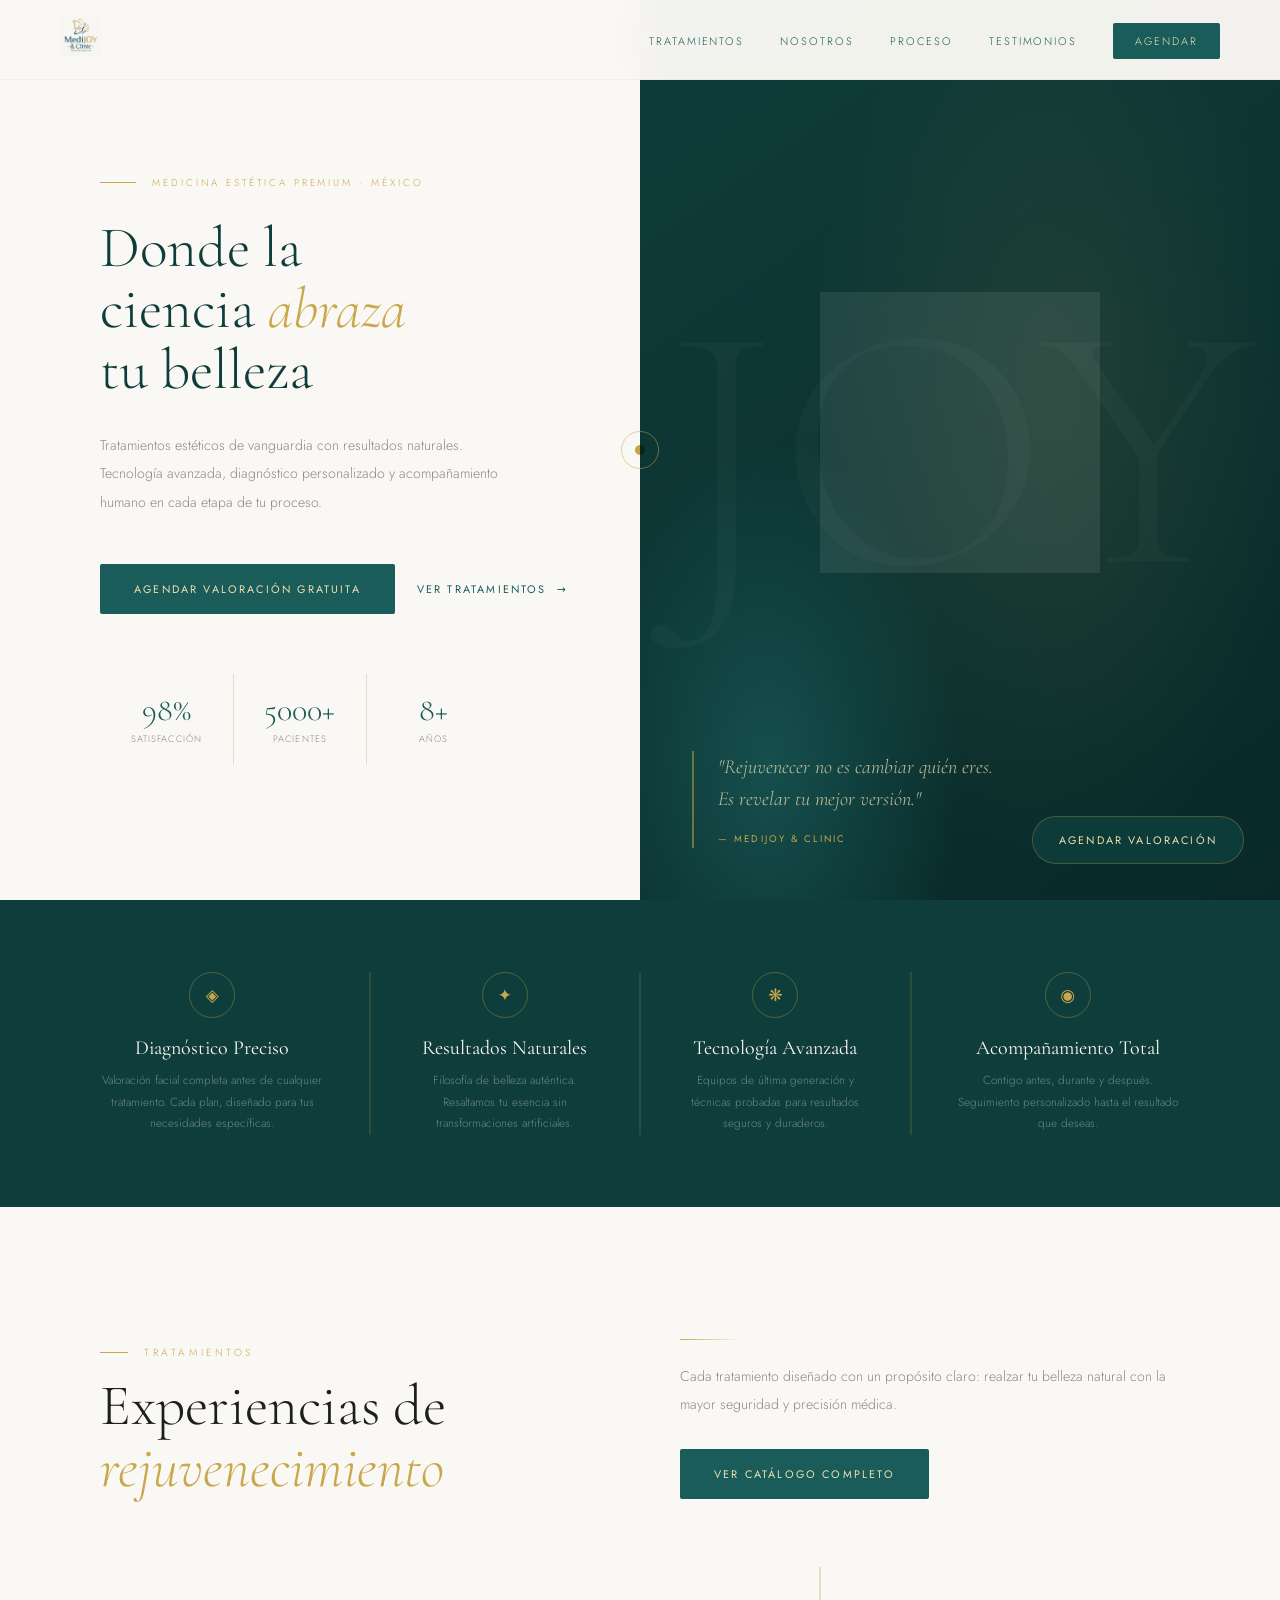
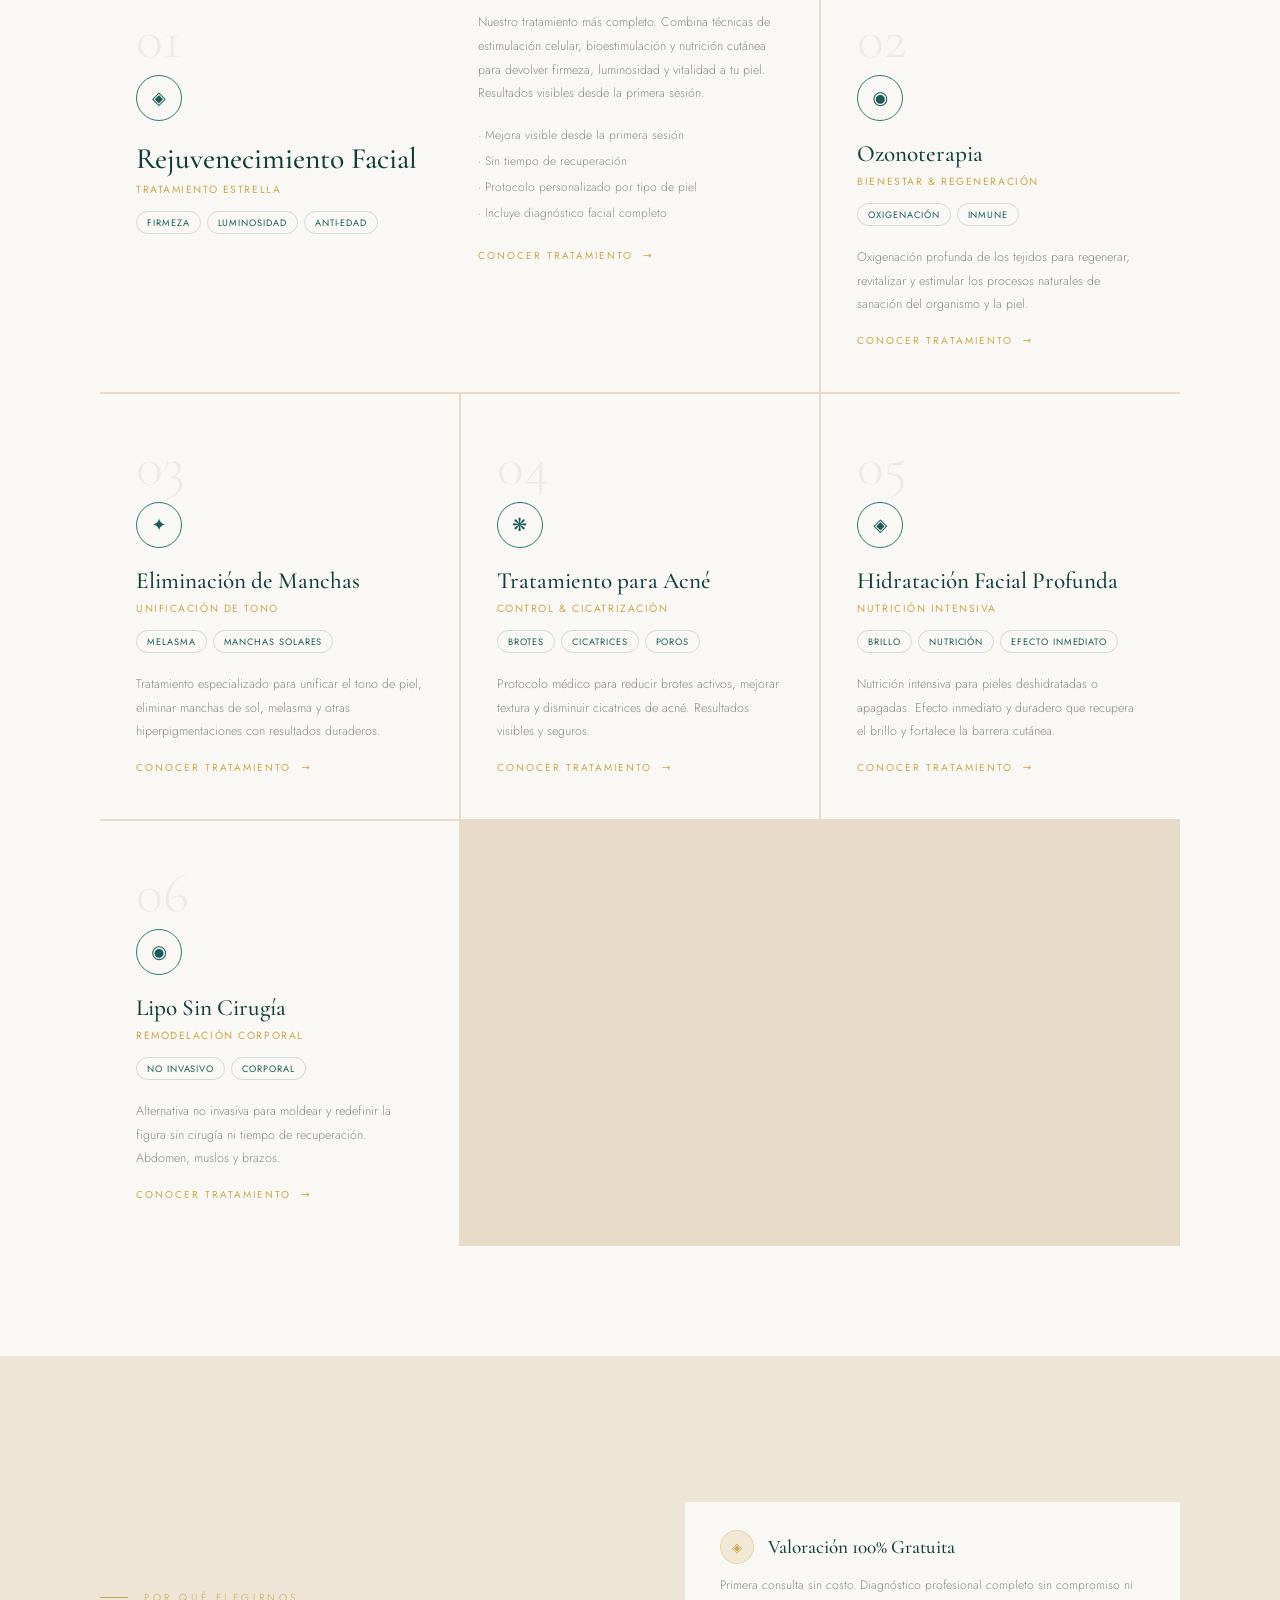
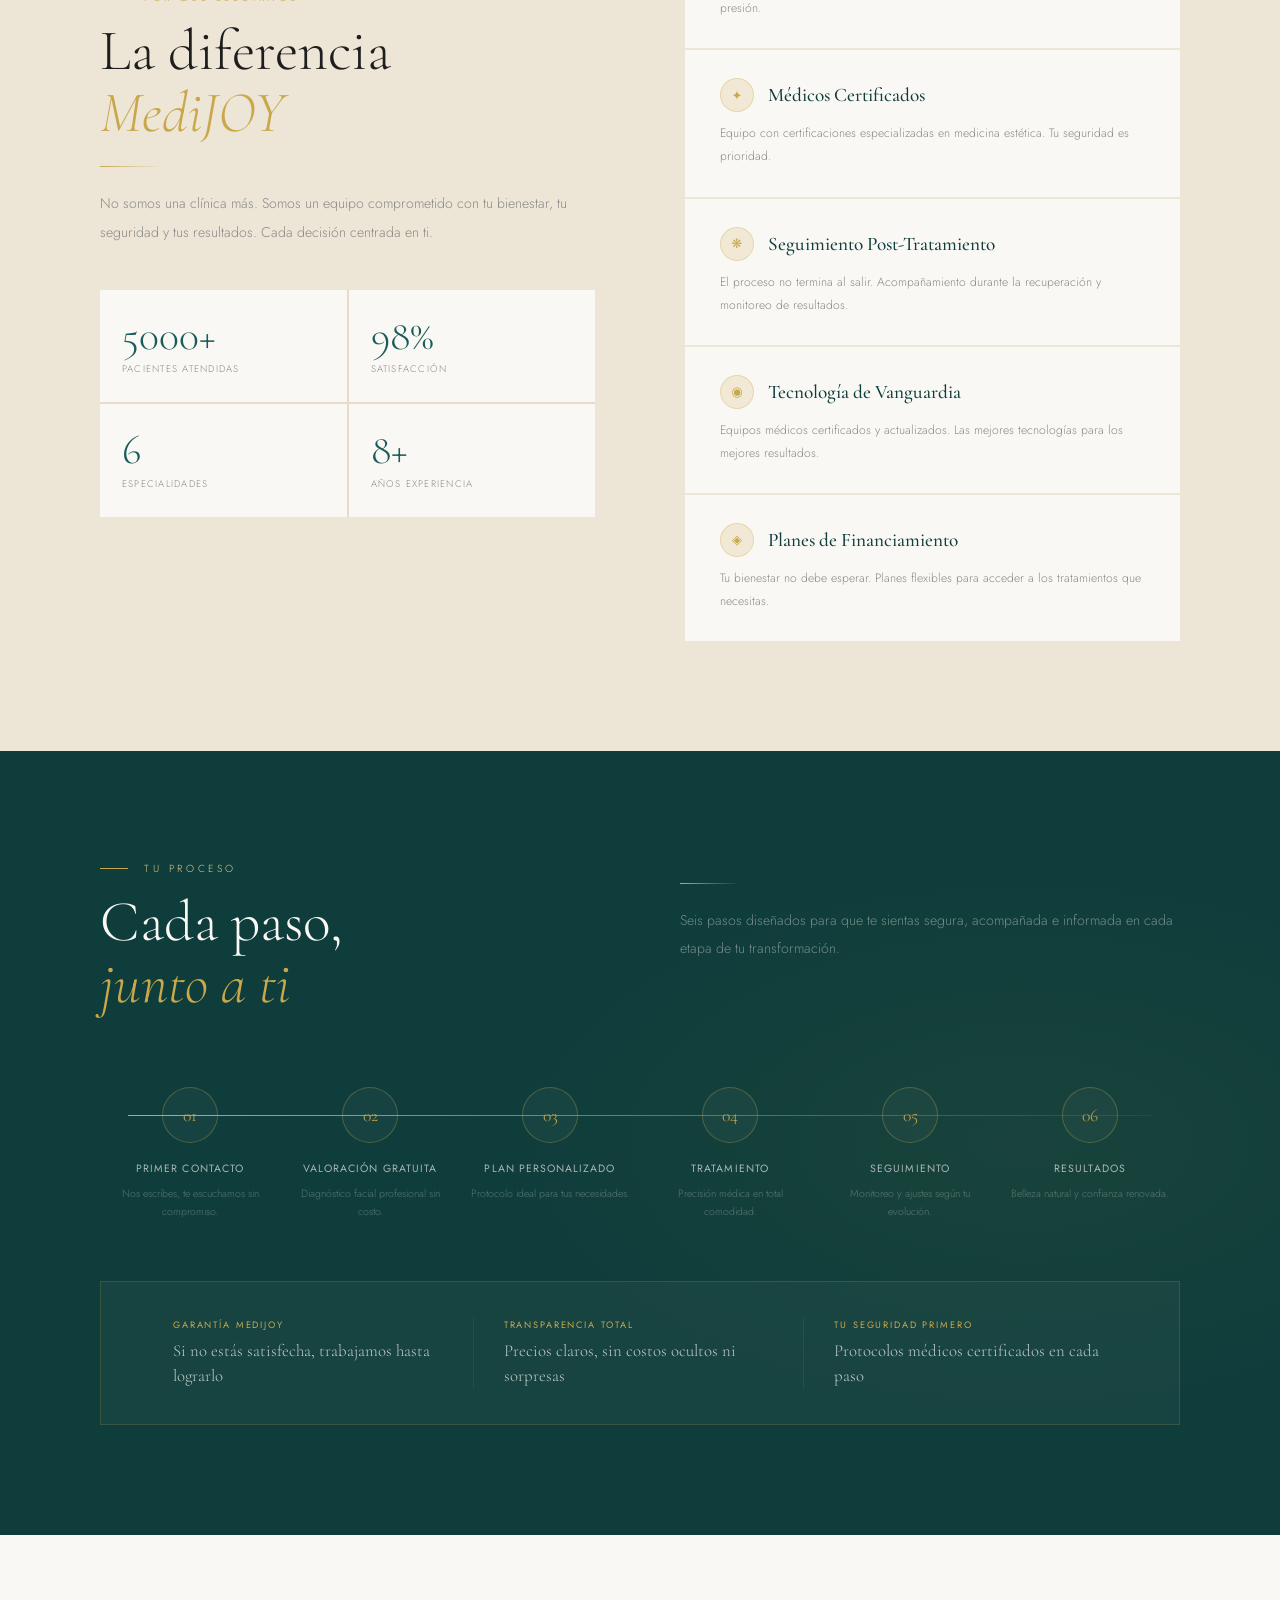
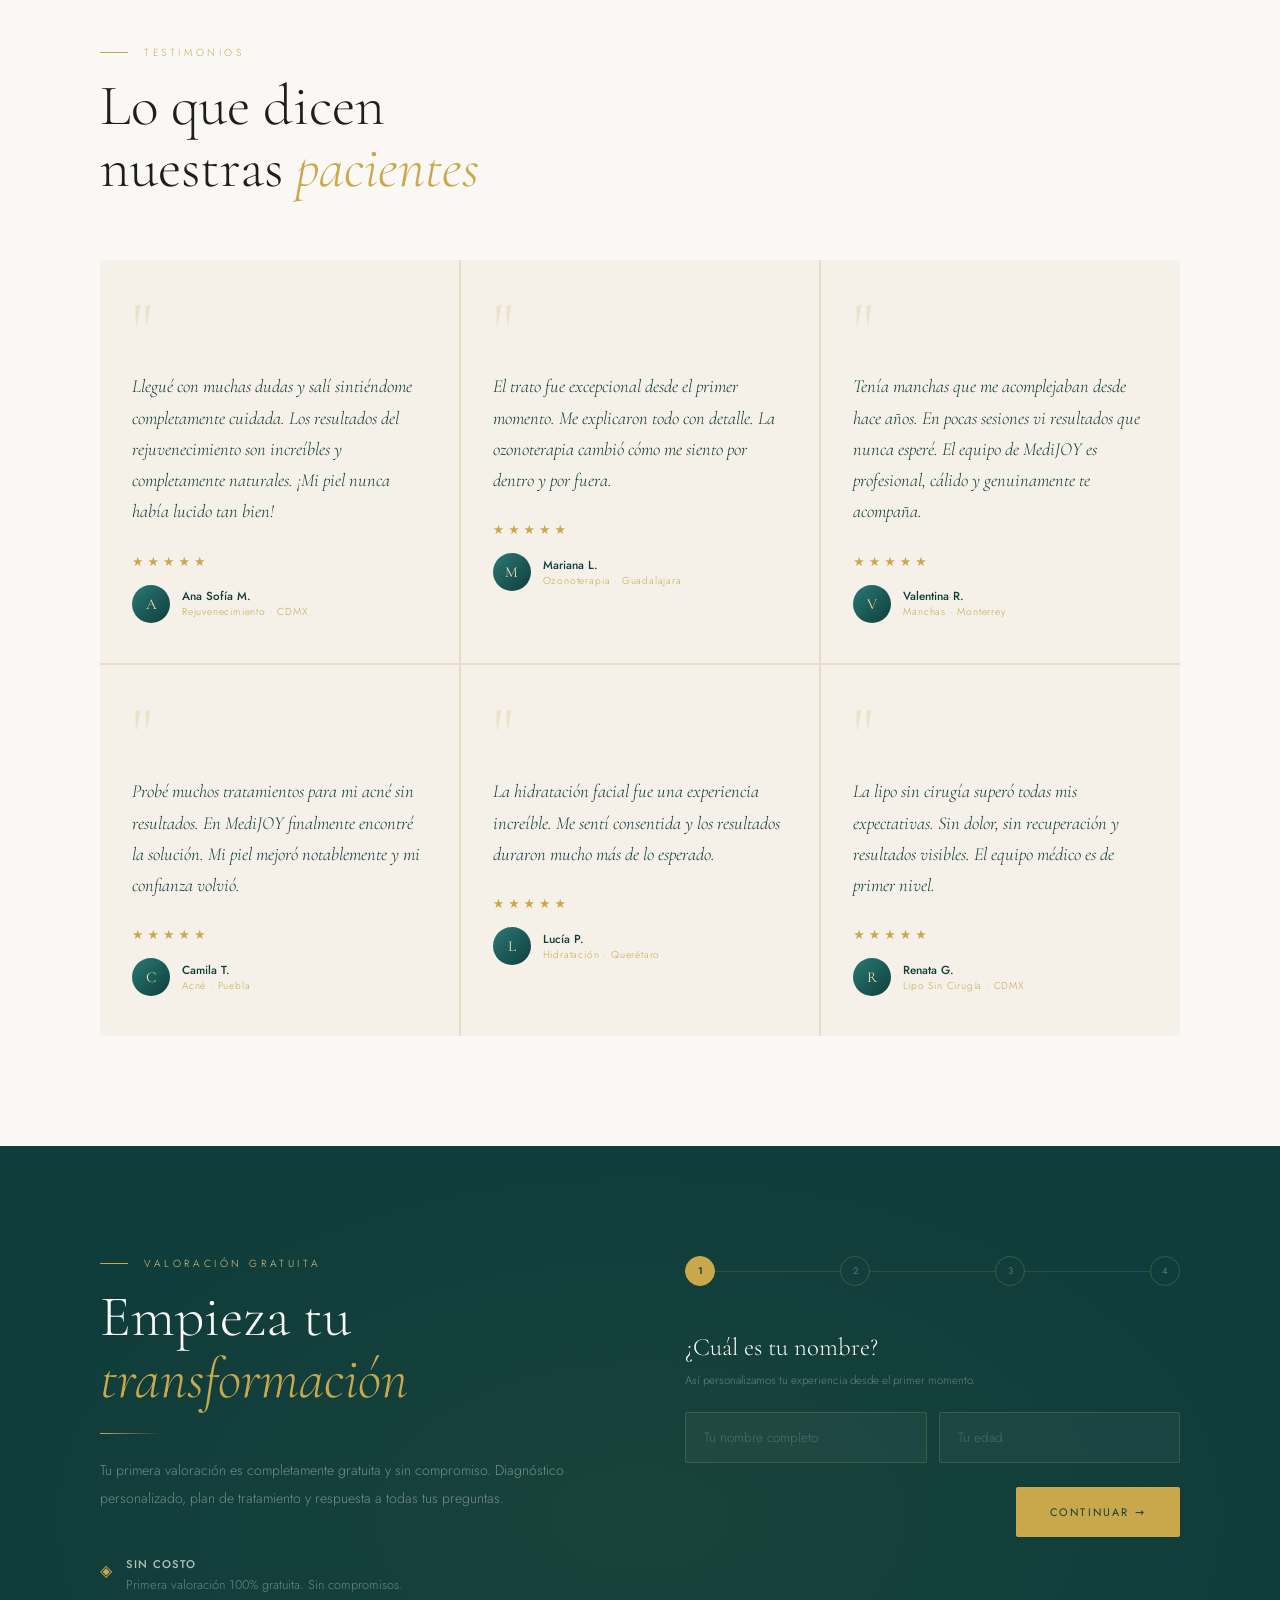
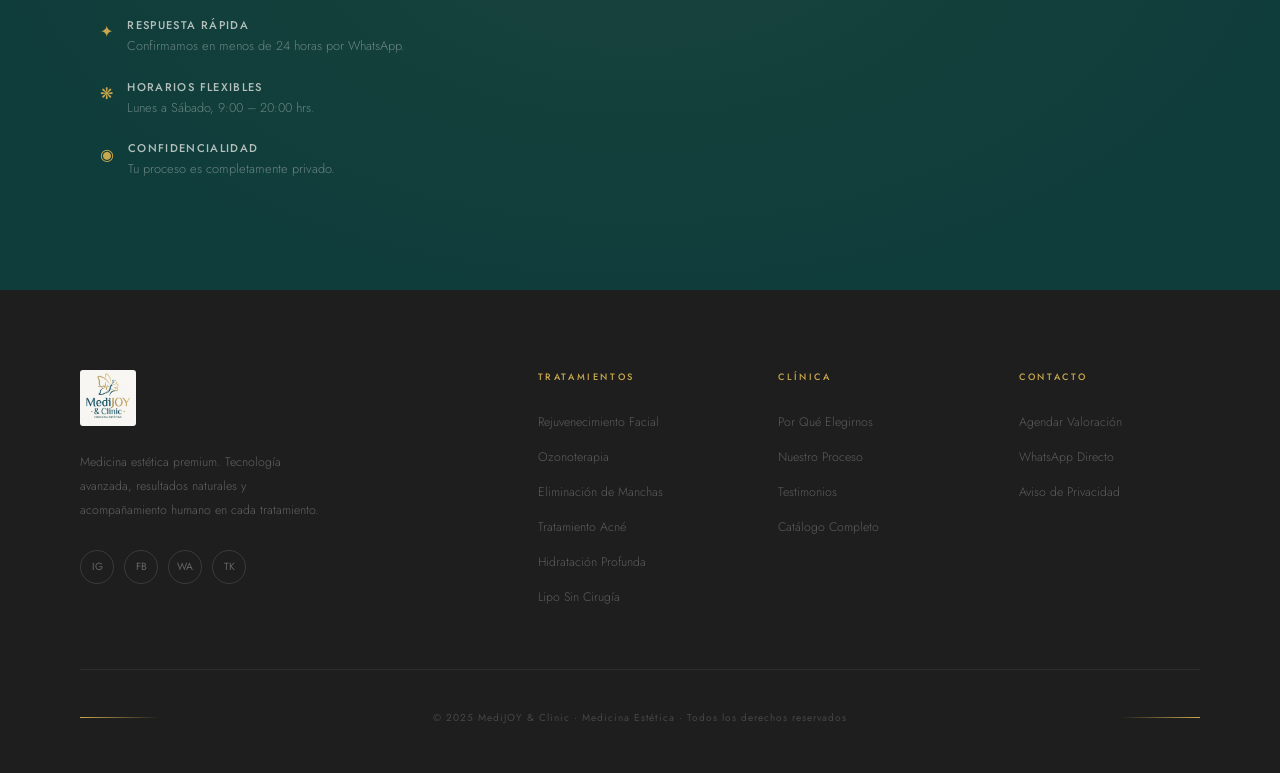
<file: index.html>
<!DOCTYPE html>
<html lang="es">
<head>
<meta charset="UTF-8">
<meta name="viewport" content="width=device-width,initial-scale=1.0">
<meta name="description" content="MediJOY & Clinic — Medicina estética premium. Rejuvenecimiento facial, ozonoterapia, hidratación, lipo sin cirugía. Resultados naturales, cuidado humano.">
<title>MediJOY & Clinic — Medicina Estética Premium</title>
<link rel="stylesheet" href="styles/global.css">
<style>
/* ── HERO ── */
#hero{min-height:100vh;display:grid;grid-template-columns:1fr 1fr;position:relative;overflow:hidden}
.hero-left{padding:120px 60px 80px 100px;display:flex;flex-direction:column;justify-content:center;position:relative;z-index:2;background:var(--cream)}
.hero-right{position:relative;overflow:hidden;background:linear-gradient(145deg,var(--teal-deep) 0%,#082928 100%)}
.hero-right-overlay{position:absolute;inset:0;background:radial-gradient(ellipse 60% 80% at 65% 45%,rgba(201,168,76,.11) 0%,transparent 65%),radial-gradient(ellipse 50% 60% at 20% 85%,rgba(26,92,90,.7) 0%,transparent 60%)}
.hero-bg-word{position:absolute;font-family:'Cormorant Garamond',serif;font-size:22rem;font-weight:300;color:rgba(255,255,255,.025);top:50%;left:50%;transform:translate(-50%,-50%);pointer-events:none;white-space:nowrap;animation:slowR 40s linear infinite}
@keyframes slowR{from{transform:translate(-50%,-50%) rotate(0)}to{transform:translate(-50%,-50%) rotate(360deg)}}
.hero-eyebrow{font-size:.62rem;font-weight:300;letter-spacing:.3em;text-transform:uppercase;color:var(--gold);display:flex;align-items:center;gap:16px;margin-bottom:28px}
.hero-eyebrow::before{content:'';width:36px;height:1px;background:var(--gold)}
.hero-h1{font-family:'Cormorant Garamond',serif;font-size:clamp(2.8rem,4.5vw,5.4rem);font-weight:300;line-height:1.06;color:var(--teal-deep);margin-bottom:30px}
.hero-h1 em{color:var(--gold);font-style:italic}
.hero-lead{font-size:.88rem;font-weight:300;line-height:2;color:var(--smoke);max-width:420px;margin-bottom:48px}
.hero-actions{display:flex;gap:22px;align-items:center;flex-wrap:wrap;margin-bottom:60px}
.hero-stats{display:grid;grid-template-columns:repeat(3,1fr);gap:1px;background:var(--sand);max-width:400px}
.hs{background:var(--cream);padding:20px 16px;text-align:center}
.hs-num{font-family:'Cormorant Garamond',serif;font-size:2rem;font-weight:300;color:var(--teal);line-height:1}
.hs-lbl{font-size:.58rem;font-weight:300;letter-spacing:.12em;text-transform:uppercase;color:var(--smoke);margin-top:6px}
.hero-quote-block{position:absolute;bottom:52px;left:52px;right:52px;border-left:2px solid rgba(201,168,76,.5);padding-left:24px}
.hero-quote-block p{font-family:'Cormorant Garamond',serif;font-style:italic;font-size:1.25rem;font-weight:300;color:rgba(240,224,176,.8);line-height:1.6;margin-bottom:10px}
.hero-quote-block cite{font-size:.6rem;letter-spacing:.22em;text-transform:uppercase;color:var(--gold);font-style:normal}
/* Logo in hero */
.hero-logo-center{position:absolute;top:50%;left:50%;transform:translate(-50%,-55%);z-index:2;text-align:center}
.hero-logo-center img{width:260px;height:auto;filter:brightness(0) invert(1) sepia(1) saturate(2) hue-rotate(5deg);opacity:.15}

/* ── FILO STRIP ── */
#filo{background:var(--teal-deep);padding:72px 100px;position:relative;overflow:hidden}
.filo-bg{position:absolute;inset:0;background:repeating-linear-gradient(90deg,transparent,transparent 120px,rgba(255,255,255,.012) 120px,rgba(255,255,255,.012) 121px)}
.filo-grid{display:grid;grid-template-columns:1fr 2px 1fr 2px 1fr 2px 1fr;align-items:stretch;position:relative;z-index:1}
.filo-div{background:rgba(201,168,76,.15)}
.filo-item{padding:0 44px;text-align:center}
.filo-item:first-child{padding-left:0}.filo-item:last-child{padding-right:0}
.filo-icon{width:46px;height:46px;margin:0 auto 18px;border:1px solid rgba(201,168,76,.35);border-radius:50%;display:flex;align-items:center;justify-content:center;font-size:17px;color:var(--gold);transition:background .4s}
.filo-item:hover .filo-icon{background:rgba(201,168,76,.1)}
.filo-item h3{font-family:'Cormorant Garamond',serif;font-size:1.25rem;font-weight:400;color:var(--cream);margin-bottom:10px}
.filo-item p{font-size:.73rem;font-weight:300;line-height:1.85;color:rgba(250,248,244,.4)}

/* ── TRATAMIENTOS ── */
#tratamientos{padding:110px 100px;background:var(--cream)}
.trat-header{display:grid;grid-template-columns:1fr 1fr;gap:80px;align-items:end;margin-bottom:68px}
.trat-grid{display:grid;grid-template-columns:repeat(3,1fr);gap:2px;background:var(--sand)}
.tc{background:var(--cream);padding:44px 36px;position:relative;overflow:hidden;cursor:none;transition:background .4s;display:flex;flex-direction:column}
.tc::before{content:'';position:absolute;inset:0;background:linear-gradient(145deg,var(--teal-deep),var(--teal));opacity:0;transition:opacity .5s}
.tc:hover::before{opacity:1}
.tc-in{position:relative;z-index:2;flex:1;display:flex;flex-direction:column}
.tc-num{font-family:'Cormorant Garamond',serif;font-size:3.5rem;font-weight:300;color:rgba(26,92,90,.07);line-height:1;margin-bottom:8px;transition:color .4s}
.tc:hover .tc-num{color:rgba(255,255,255,.07)}
.tc-icon{width:46px;height:46px;border-radius:50%;border:1px solid var(--teal-light);display:flex;align-items:center;justify-content:center;font-size:18px;color:var(--teal);margin-bottom:20px;transition:all .4s}
.tc:hover .tc-icon{background:rgba(201,168,76,.15);border-color:var(--gold);color:var(--gold)}
.tc-name{font-family:'Cormorant Garamond',serif;font-size:1.45rem;font-weight:500;color:var(--teal-deep);margin-bottom:5px;line-height:1.2;transition:color .4s}
.tc:hover .tc-name{color:var(--cream)}
.tc-sub{font-size:.65rem;font-weight:400;letter-spacing:.15em;text-transform:uppercase;color:var(--gold);margin-bottom:14px}
.tc-desc{font-size:.78rem;font-weight:300;line-height:1.9;color:var(--smoke);margin-bottom:16px;flex:1;transition:color .4s}
.tc:hover .tc-desc{color:rgba(250,248,244,.6)}
.tc-tags{display:flex;flex-wrap:wrap;gap:6px;margin-bottom:20px}
.tc-tag{font-size:.58rem;letter-spacing:.1em;text-transform:uppercase;padding:4px 10px;border:1px solid rgba(26,92,90,.18);color:var(--teal);border-radius:20px;transition:all .4s}
.tc:hover .tc-tag{border-color:rgba(201,168,76,.3);color:rgba(240,224,176,.6)}
.tc-link{font-size:.63rem;font-weight:400;letter-spacing:.2em;text-transform:uppercase;color:var(--gold);text-decoration:none;display:flex;align-items:center;gap:10px;transition:gap .3s;cursor:none;margin-top:auto}
.tc-link:hover{gap:16px}
.tc-link::after{content:'→'}
.tc.feat{grid-column:span 2}
.tc.feat .tc-in{display:grid;grid-template-columns:1fr 1fr;gap:36px}
.tc.feat .tc-name{font-size:1.85rem}

/* ── DIFERENCIA ── */
#diferencia{background:var(--beige-warm);padding:110px 100px;display:grid;grid-template-columns:1fr 1fr;gap:90px;align-items:center}
.dif-items{display:flex;flex-direction:column;gap:2px;margin-top:36px}
.di{padding:28px 32px;background:var(--cream);border-left:3px solid transparent;transition:border-color .4s,transform .4s;cursor:none}
.di:hover{border-left-color:var(--gold);transform:translateX(6px)}
.di-head{display:flex;align-items:center;gap:14px;margin-bottom:10px}
.di-icon{width:34px;height:34px;border-radius:50%;background:var(--gold-dim);border:1px solid rgba(201,168,76,.3);display:flex;align-items:center;justify-content:center;font-size:13px;color:var(--gold);flex-shrink:0}
.di-title{font-family:'Cormorant Garamond',serif;font-size:1.2rem;font-weight:500;color:var(--teal-deep)}
.di-body{font-size:.76rem;font-weight:300;line-height:1.9;color:var(--smoke)}
.dif-stats{margin-top:44px;display:grid;grid-template-columns:1fr 1fr;gap:2px;background:var(--sand)}
.ds{background:var(--cream);padding:26px 22px}
.ds-num{font-family:'Cormorant Garamond',serif;font-size:2.6rem;font-weight:300;color:var(--teal);line-height:1;margin-bottom:5px}
.ds-lbl{font-size:.6rem;font-weight:300;letter-spacing:.13em;text-transform:uppercase;color:var(--smoke)}

/* ── PROCESO ── */
#proceso{background:var(--teal-deep);padding:110px 100px;position:relative;overflow:hidden}
.proceso-bg{position:absolute;inset:0;background:radial-gradient(ellipse 70% 60% at 80% 50%,rgba(201,168,76,.05) 0%,transparent 60%)}
.proceso-inner{position:relative;z-index:1}
.proceso-header{display:grid;grid-template-columns:1fr 1fr;gap:80px;align-items:start;margin-bottom:72px}
.psteps{display:grid;grid-template-columns:repeat(6,1fr);position:relative}
.psteps::before{content:'';position:absolute;top:28px;left:28px;right:28px;height:1px;background:linear-gradient(to right,var(--gold),rgba(201,168,76,.1))}
.pstep{text-align:center;padding:0 10px;position:relative}
.pcircle{width:56px;height:56px;border-radius:50%;border:1px solid rgba(201,168,76,.3);display:flex;align-items:center;justify-content:center;margin:0 auto 18px;background:rgba(255,255,255,.03);position:relative;z-index:1;transition:background .4s,border-color .4s}
.pstep:hover .pcircle{background:rgba(201,168,76,.12);border-color:var(--gold)}
.pnum{font-family:'Cormorant Garamond',serif;font-size:1.1rem;font-weight:300;color:var(--gold)}
.pname{font-size:.66rem;font-weight:400;letter-spacing:.1em;text-transform:uppercase;color:rgba(250,248,244,.65);line-height:1.5;margin-bottom:8px}
.pdesc{font-size:.66rem;font-weight:300;line-height:1.7;color:rgba(250,248,244,.3)}
.garantia{margin-top:60px;padding:36px 44px;background:rgba(255,255,255,.03);border:1px solid rgba(201,168,76,.18);display:grid;grid-template-columns:1fr 1fr 1fr;gap:2px}
.gi{padding:0 28px;border-right:1px solid rgba(201,168,76,.12)}
.gi:last-child{border-right:none}
.gi-label{font-size:.58rem;font-weight:400;letter-spacing:.2em;text-transform:uppercase;color:var(--gold);margin-bottom:7px}
.gi-text{font-family:'Cormorant Garamond',serif;font-size:1.05rem;font-weight:300;color:rgba(250,248,244,.75);line-height:1.5}

/* ── TESTIMONIOS ── */
#testimonios{background:var(--cream);padding:110px 100px}
.testi-hdr{margin-bottom:60px}
.testi-grid{display:grid;grid-template-columns:repeat(3,1fr);gap:2px;background:var(--sand)}
.tcard{background:var(--beige);padding:40px 32px;cursor:none;transition:background .4s}
.tcard:hover{background:var(--cream)}
.tmark{font-family:'Cormorant Garamond',serif;font-size:4.5rem;font-weight:300;color:rgba(201,168,76,.2);line-height:.8;margin-bottom:14px}
.ttext{font-family:'Cormorant Garamond',serif;font-style:italic;font-size:1.15rem;font-weight:300;line-height:1.7;color:var(--teal-deep);margin-bottom:24px}
.tstars{color:var(--gold);font-size:.8rem;margin-bottom:14px;letter-spacing:4px}
.tauthor{display:flex;align-items:center;gap:12px}
.tav{width:38px;height:38px;border-radius:50%;background:linear-gradient(135deg,var(--teal-light),var(--teal-deep));display:flex;align-items:center;justify-content:center;font-family:'Cormorant Garamond',serif;font-size:.95rem;color:var(--gold-pale)}
.tname{font-size:.73rem;font-weight:500;color:var(--teal-deep)}
.ttrat{font-size:.63rem;font-weight:300;color:var(--gold);letter-spacing:.08em}

/* ── AGENDAR FORM ── */
#agendar{background:var(--teal-deep);padding:110px 100px;position:relative;overflow:hidden}
.ag-bg{position:absolute;inset:0;background:radial-gradient(ellipse 80% 80% at 50% 50%,rgba(201,168,76,.05) 0%,transparent 65%)}
.ag-inner{position:relative;z-index:1;display:grid;grid-template-columns:1fr 1fr;gap:90px;align-items:start}
.ag-info{margin-top:44px;display:flex;flex-direction:column;gap:22px}
.aii{display:flex;align-items:flex-start;gap:14px}
.ai-ico{font-size:16px;color:var(--gold);flex-shrink:0;margin-top:3px}
.ai-title{font-size:.7rem;font-weight:500;letter-spacing:.12em;text-transform:uppercase;color:rgba(250,248,244,.7);margin-bottom:3px}
.ai-val{font-size:.8rem;font-weight:300;color:rgba(250,248,244,.38);line-height:1.6}
/* form */
.fprog{display:flex;align-items:center;margin-bottom:44px}
.fpd{width:30px;height:30px;border-radius:50%;border:1px solid rgba(201,168,76,.25);display:flex;align-items:center;justify-content:center;font-size:.6rem;color:rgba(250,248,244,.3);transition:all .4s}
.fpd.a{background:var(--gold);border-color:var(--gold);color:var(--teal-deep);font-weight:600}
.fpd.d{background:rgba(201,168,76,.15);border-color:rgba(201,168,76,.5);color:var(--gold)}
.fpl{flex:1;height:1px;background:rgba(201,168,76,.15);transition:background .4s}
.fpl.d{background:rgba(201,168,76,.5)}
.fpanel{display:none}
.fpanel.a{display:block;animation:pIn .5s cubic-bezier(.23,1,.32,1)}
@keyframes pIn{from{opacity:0;transform:translateY(18px)}to{opacity:1;transform:translateY(0)}}
.fq{font-family:'Cormorant Garamond',serif;font-size:1.55rem;font-weight:300;color:var(--cream);margin-bottom:7px;line-height:1.4}
.fhint{font-size:.72rem;font-weight:300;color:rgba(250,248,244,.36);margin-bottom:24px}
.mi{width:100%;background:rgba(255,255,255,.04);border:1px solid rgba(201,168,76,.2);padding:15px 18px;font-family:'Jost',sans-serif;font-size:.84rem;font-weight:300;color:var(--cream);outline:none;border-radius:2px;transition:border-color .3s,background .3s}
.mi::placeholder{color:rgba(250,248,244,.22)}
.mi:focus{border-color:rgba(201,168,76,.6);background:rgba(255,255,255,.06)}
.igrid{display:grid;grid-template-columns:1fr 1fr;gap:12px;margin-bottom:14px}
.ogrid{display:grid;grid-template-columns:1fr 1fr;gap:9px;margin-bottom:14px}
.mopt{padding:14px 16px;border:1px solid rgba(201,168,76,.18);background:rgba(255,255,255,.03);color:rgba(250,248,244,.5);font-size:.74rem;font-weight:300;text-align:center;cursor:none;transition:all .3s;border-radius:2px}
.mopt.s,.mopt:hover{border-color:var(--gold);color:var(--gold);background:rgba(201,168,76,.07)}
.fnav{display:flex;align-items:center;justify-content:space-between;margin-top:24px}
.fbk{background:none;border:none;font-family:'Jost',sans-serif;font-size:.65rem;font-weight:300;letter-spacing:.15em;text-transform:uppercase;color:rgba(250,248,244,.3);cursor:none;transition:color .3s}
.fbk:hover{color:rgba(250,248,244,.65)}
.fok{display:none;text-align:center;padding:44px 20px}
.fok.show{display:block;animation:pIn .6s ease}
.sring{width:68px;height:68px;border:1px solid var(--gold);border-radius:50%;display:flex;align-items:center;justify-content:center;margin:0 auto 22px;font-size:26px;color:var(--gold)}
.fok h3{font-family:'Cormorant Garamond',serif;font-size:2rem;font-weight:300;color:var(--cream);margin-bottom:12px}
.fok p{font-size:.8rem;font-weight:300;color:rgba(250,248,244,.4);line-height:1.9}

/* ── RESPONSIVE ── */
@media(max-width:1100px){
  #hero{grid-template-columns:1fr}.hero-left{padding:110px 32px 80px}.hero-right{display:none}
  #filo{padding:60px 32px}.filo-grid{grid-template-columns:1fr;gap:28px}.filo-div{display:none}.filo-item{padding:0;text-align:left}
  #tratamientos{padding:80px 32px}.trat-header{grid-template-columns:1fr;gap:20px}.trat-grid{grid-template-columns:1fr}.tc.feat{grid-column:span 1}.tc.feat .tc-in{grid-template-columns:1fr;gap:14px}
  #diferencia{grid-template-columns:1fr;padding:80px 32px}
  #proceso{padding:80px 32px}.proceso-header{grid-template-columns:1fr;gap:20px}.psteps{grid-template-columns:1fr 1fr;gap:28px}.psteps::before{display:none}.garantia{grid-template-columns:1fr;padding:28px 20px}.gi{border-right:none;border-bottom:1px solid rgba(201,168,76,.12);padding:14px 0}.gi:last-child{border-bottom:none}
  #testimonios{padding:80px 32px}.testi-grid{grid-template-columns:1fr}
  #agendar{padding:80px 32px}.ag-inner{grid-template-columns:1fr;gap:52px}.igrid{grid-template-columns:1fr}.ogrid{grid-template-columns:1fr}
}
</style>
</head>
<body>
<div class="cursor"></div>
<div class="cursor-ring"></div>

<!-- NAV -->
<nav class="nav-main">
  <a href="index.html" class="nav-logo">
    <img src="logo.jpg" alt="MediJOY & Clinic" style="height:42px;width:auto;object-fit:contain;border-radius:2px">
  </a>
  <ul class="nav-links">
    <li><a href="#tratamientos">Tratamientos</a></li>
    <li><a href="#diferencia">Nosotros</a></li>
    <li><a href="#proceso">Proceso</a></li>
    <li><a href="#testimonios">Testimonios</a></li>
    <li><a href="#agendar" class="nav-cta">Agendar</a></li>
  </ul>
</nav>
<a href="#agendar" class="float-cta">Agendar Valoración</a>

<!-- HERO -->
<section id="hero">
  <div class="hero-left">
    <div class="hero-eyebrow reveal">Medicina Estética Premium · México</div>
    <h1 class="hero-h1 reveal d1">Donde la<br>ciencia <em>abraza</em><br>tu belleza</h1>
    <p class="hero-lead reveal d2">Tratamientos estéticos de vanguardia con resultados naturales. Tecnología avanzada, diagnóstico personalizado y acompañamiento humano en cada etapa de tu proceso.</p>
    <div class="hero-actions reveal d3">
      <a href="#agendar" class="btn btn-teal">Agendar Valoración Gratuita</a>
      <a href="tratamientos.html" class="btn btn-ghost">Ver Tratamientos</a>
    </div>
    <div class="hero-stats reveal d4">
      <div class="hs"><div class="hs-num"><span class="count-up" data-target="98" data-suffix="%">98%</span></div><div class="hs-lbl">Satisfacción</div></div>
      <div class="hs"><div class="hs-num"><span class="count-up" data-target="5000" data-suffix="+">5000+</span></div><div class="hs-lbl">Pacientes</div></div>
      <div class="hs"><div class="hs-num"><span class="count-up" data-target="8" data-suffix="+">8+</span></div><div class="hs-lbl">Años</div></div>
    </div>
  </div>
  <div class="hero-right">
    <div class="hero-right-overlay"></div>
    <div class="hero-bg-word">JOY</div>
    <div class="hero-logo-center">
      <img src="logo.jpg" alt="MediJOY" style="width:280px;filter:brightness(0) invert(1);opacity:.08">
    </div>
    <div class="hero-quote-block">
      <p>"Rejuvenecer no es cambiar quién eres.<br>Es revelar tu mejor versión."</p>
      <cite>— MediJOY & Clinic</cite>
    </div>
  </div>
</section>

<!-- FILOSOFIA STRIP -->
<section id="filo">
  <div class="filo-bg"></div>
  <div class="filo-grid">
    <div class="filo-item reveal"><div class="filo-icon">◈</div><h3>Diagnóstico Preciso</h3><p>Valoración facial completa antes de cualquier tratamiento. Cada plan, diseñado para tus necesidades específicas.</p></div>
    <div class="filo-div"></div>
    <div class="filo-item reveal d1"><div class="filo-icon">✦</div><h3>Resultados Naturales</h3><p>Filosofía de belleza auténtica. Resaltamos tu esencia sin transformaciones artificiales.</p></div>
    <div class="filo-div"></div>
    <div class="filo-item reveal d2"><div class="filo-icon">❋</div><h3>Tecnología Avanzada</h3><p>Equipos de última generación y técnicas probadas para resultados seguros y duraderos.</p></div>
    <div class="filo-div"></div>
    <div class="filo-item reveal d3"><div class="filo-icon">◉</div><h3>Acompañamiento Total</h3><p>Contigo antes, durante y después. Seguimiento personalizado hasta el resultado que deseas.</p></div>
  </div>
</section>

<!-- TRATAMIENTOS -->
<section id="tratamientos">
  <div class="trat-header">
    <div>
      <div class="eyebrow reveal">Tratamientos</div>
      <h2 class="h-display reveal d1">Experiencias de<br><em>rejuvenecimiento</em></h2>
    </div>
    <div>
      <div class="gold-line reveal"></div>
      <p class="body-text reveal d1">Cada tratamiento diseñado con un propósito claro: realzar tu belleza natural con la mayor seguridad y precisión médica.</p>
      <br>
      <a href="tratamientos.html" class="btn btn-teal reveal d2" style="margin-top:8px">Ver catálogo completo</a>
    </div>
  </div>
  <div class="trat-grid">
    <!-- Rejuvenecimiento FEATURED -->
    <div class="tc feat reveal">
      <div class="tc-in">
        <div>
          <div class="tc-num">01</div>
          <div class="tc-icon">◈</div>
          <h3 class="tc-name">Rejuvenecimiento Facial</h3>
          <div class="tc-sub">Tratamiento Estrella</div>
          <div class="tc-tags"><span class="tc-tag">Firmeza</span><span class="tc-tag">Luminosidad</span><span class="tc-tag">Anti-edad</span></div>
        </div>
        <div>
          <p class="tc-desc">Nuestro tratamiento más completo. Combina técnicas de estimulación celular, bioestimulación y nutrición cutánea para devolver firmeza, luminosidad y vitalidad a tu piel. Resultados visibles desde la primera sesión.</p>
          <ul style="list-style:none;margin-bottom:22px">
            <li style="font-size:.75rem;font-weight:300;color:var(--smoke);padding:4px 0;display:flex;gap:10px;transition:color .4s" class="tli">· Mejora visible desde la primera sesión</li>
            <li style="font-size:.75rem;font-weight:300;color:var(--smoke);padding:4px 0;display:flex;gap:10px" class="tli">· Sin tiempo de recuperación</li>
            <li style="font-size:.75rem;font-weight:300;color:var(--smoke);padding:4px 0;display:flex;gap:10px" class="tli">· Protocolo personalizado por tipo de piel</li>
            <li style="font-size:.75rem;font-weight:300;color:var(--smoke);padding:4px 0;display:flex;gap:10px" class="tli">· Incluye diagnóstico facial completo</li>
          </ul>
          <a href="pages/rejuvenecimiento.html" class="tc-link">Conocer tratamiento</a>
        </div>
      </div>
    </div>
    <!-- Ozono -->
    <div class="tc reveal d1">
      <div class="tc-in">
        <div class="tc-num">02</div><div class="tc-icon">◉</div>
        <h3 class="tc-name">Ozonoterapia</h3><div class="tc-sub">Bienestar & Regeneración</div>
        <div class="tc-tags"><span class="tc-tag">Oxigenación</span><span class="tc-tag">Inmune</span></div>
        <p class="tc-desc">Oxigenación profunda de los tejidos para regenerar, revitalizar y estimular los procesos naturales de sanación del organismo y la piel.</p>
        <a href="pages/ozonoterapia.html" class="tc-link">Conocer tratamiento</a>
      </div>
    </div>
    <!-- Manchas -->
    <div class="tc reveal">
      <div class="tc-in">
        <div class="tc-num">03</div><div class="tc-icon">✦</div>
        <h3 class="tc-name">Eliminación de Manchas</h3><div class="tc-sub">Unificación de Tono</div>
        <div class="tc-tags"><span class="tc-tag">Melasma</span><span class="tc-tag">Manchas solares</span></div>
        <p class="tc-desc">Tratamiento especializado para unificar el tono de piel, eliminar manchas de sol, melasma y otras hiperpigmentaciones con resultados duraderos.</p>
        <a href="pages/manchas.html" class="tc-link">Conocer tratamiento</a>
      </div>
    </div>
    <!-- Acné -->
    <div class="tc reveal d1">
      <div class="tc-in">
        <div class="tc-num">04</div><div class="tc-icon">❋</div>
        <h3 class="tc-name">Tratamiento para Acné</h3><div class="tc-sub">Control & Cicatrización</div>
        <div class="tc-tags"><span class="tc-tag">Brotes</span><span class="tc-tag">Cicatrices</span><span class="tc-tag">Poros</span></div>
        <p class="tc-desc">Protocolo médico para reducir brotes activos, mejorar textura y disminuir cicatrices de acné. Resultados visibles y seguros.</p>
        <a href="pages/acne.html" class="tc-link">Conocer tratamiento</a>
      </div>
    </div>
    <!-- Hidratación -->
    <div class="tc reveal">
      <div class="tc-in">
        <div class="tc-num">05</div><div class="tc-icon">◈</div>
        <h3 class="tc-name">Hidratación Facial Profunda</h3><div class="tc-sub">Nutrición Intensiva</div>
        <div class="tc-tags"><span class="tc-tag">Brillo</span><span class="tc-tag">Nutrición</span><span class="tc-tag">Efecto Inmediato</span></div>
        <p class="tc-desc">Nutrición intensiva para pieles deshidratadas o apagadas. Efecto inmediato y duradero que recupera el brillo y fortalece la barrera cutánea.</p>
        <a href="pages/hidratacion.html" class="tc-link">Conocer tratamiento</a>
      </div>
    </div>
    <!-- Lipo -->
    <div class="tc reveal d1">
      <div class="tc-in">
        <div class="tc-num">06</div><div class="tc-icon">◉</div>
        <h3 class="tc-name">Lipo Sin Cirugía</h3><div class="tc-sub">Remodelación Corporal</div>
        <div class="tc-tags"><span class="tc-tag">No Invasivo</span><span class="tc-tag">Corporal</span></div>
        <p class="tc-desc">Alternativa no invasiva para moldear y redefinir la figura sin cirugía ni tiempo de recuperación. Abdomen, muslos y brazos.</p>
        <a href="pages/lipo.html" class="tc-link">Conocer tratamiento</a>
      </div>
    </div>
  </div>
</section>

<!-- DIFERENCIA -->
<section id="diferencia">
  <div class="reveal-l">
    <div class="eyebrow">Por qué elegirnos</div>
    <h2 class="h-display">La diferencia<br><em>MediJOY</em></h2>
    <div class="gold-line"></div>
    <p class="body-text">No somos una clínica más. Somos un equipo comprometido con tu bienestar, tu seguridad y tus resultados. Cada decisión centrada en ti.</p>
    <div class="dif-stats">
      <div class="ds"><div class="ds-num"><span class="count-up" data-target="5000" data-suffix="+">5000+</span></div><div class="ds-lbl">Pacientes atendidas</div></div>
      <div class="ds"><div class="ds-num"><span class="count-up" data-target="98" data-suffix="%">98%</span></div><div class="ds-lbl">Satisfacción</div></div>
      <div class="ds"><div class="ds-num"><span class="count-up" data-target="6" data-suffix="">6</span></div><div class="ds-lbl">Especialidades</div></div>
      <div class="ds"><div class="ds-num"><span class="count-up" data-target="8" data-suffix="+">8+</span></div><div class="ds-lbl">Años experiencia</div></div>
    </div>
  </div>
  <div class="reveal-r">
    <div class="dif-items">
      <div class="di"><div class="di-head"><div class="di-icon">◈</div><div class="di-title">Valoración 100% Gratuita</div></div><p class="di-body">Primera consulta sin costo. Diagnóstico profesional completo sin compromiso ni presión.</p></div>
      <div class="di"><div class="di-head"><div class="di-icon">✦</div><div class="di-title">Médicos Certificados</div></div><p class="di-body">Equipo con certificaciones especializadas en medicina estética. Tu seguridad es prioridad.</p></div>
      <div class="di"><div class="di-head"><div class="di-icon">❋</div><div class="di-title">Seguimiento Post-Tratamiento</div></div><p class="di-body">El proceso no termina al salir. Acompañamiento durante la recuperación y monitoreo de resultados.</p></div>
      <div class="di"><div class="di-head"><div class="di-icon">◉</div><div class="di-title">Tecnología de Vanguardia</div></div><p class="di-body">Equipos médicos certificados y actualizados. Las mejores tecnologías para los mejores resultados.</p></div>
      <div class="di"><div class="di-head"><div class="di-icon">◈</div><div class="di-title">Planes de Financiamiento</div></div><p class="di-body">Tu bienestar no debe esperar. Planes flexibles para acceder a los tratamientos que necesitas.</p></div>
    </div>
  </div>
</section>

<!-- PROCESO -->
<section id="proceso">
  <div class="proceso-bg"></div>
  <div class="proceso-inner">
    <div class="proceso-header">
      <div><div class="eyebrow reveal" style="color:var(--gold-light)">Tu Proceso</div><h2 class="h-display reveal d1" style="color:var(--cream)">Cada paso,<br><em>junto a ti</em></h2></div>
      <div><div class="gold-line reveal"></div><p class="body-text reveal d1" style="color:rgba(250,248,244,.42)">Seis pasos diseñados para que te sientas segura, acompañada e informada en cada etapa de tu transformación.</p></div>
    </div>
    <div class="psteps">
      <div class="pstep reveal"><div class="pcircle"><span class="pnum">01</span></div><div class="pname">Primer Contacto</div><div class="pdesc">Nos escribes, te escuchamos sin compromiso.</div></div>
      <div class="pstep reveal d1"><div class="pcircle"><span class="pnum">02</span></div><div class="pname">Valoración Gratuita</div><div class="pdesc">Diagnóstico facial profesional sin costo.</div></div>
      <div class="pstep reveal d2"><div class="pcircle"><span class="pnum">03</span></div><div class="pname">Plan Personalizado</div><div class="pdesc">Protocolo ideal para tus necesidades.</div></div>
      <div class="pstep reveal d3"><div class="pcircle"><span class="pnum">04</span></div><div class="pname">Tratamiento</div><div class="pdesc">Precisión médica en total comodidad.</div></div>
      <div class="pstep reveal d4"><div class="pcircle"><span class="pnum">05</span></div><div class="pname">Seguimiento</div><div class="pdesc">Monitoreo y ajustes según tu evolución.</div></div>
      <div class="pstep reveal d5"><div class="pcircle"><span class="pnum">06</span></div><div class="pname">Resultados</div><div class="pdesc">Belleza natural y confianza renovada.</div></div>
    </div>
    <div class="garantia reveal">
      <div class="gi"><div class="gi-label">Garantía MediJOY</div><div class="gi-text">Si no estás satisfecha, trabajamos hasta lograrlo</div></div>
      <div class="gi"><div class="gi-label">Transparencia Total</div><div class="gi-text">Precios claros, sin costos ocultos ni sorpresas</div></div>
      <div class="gi"><div class="gi-label">Tu Seguridad Primero</div><div class="gi-text">Protocolos médicos certificados en cada paso</div></div>
    </div>
  </div>
</section>

<!-- TESTIMONIOS -->
<section id="testimonios">
  <div class="testi-hdr"><div class="eyebrow reveal">Testimonios</div><h2 class="h-display reveal d1">Lo que dicen<br>nuestras <em>pacientes</em></h2></div>
  <div class="testi-grid">
    <div class="tcard reveal"><div class="tmark">"</div><p class="ttext">Llegué con muchas dudas y salí sintiéndome completamente cuidada. Los resultados del rejuvenecimiento son increíbles y completamente naturales. ¡Mi piel nunca había lucido tan bien!</p><div class="tstars">★★★★★</div><div class="tauthor"><div class="tav">A</div><div><div class="tname">Ana Sofía M.</div><div class="ttrat">Rejuvenecimiento · CDMX</div></div></div></div>
    <div class="tcard reveal d1"><div class="tmark">"</div><p class="ttext">El trato fue excepcional desde el primer momento. Me explicaron todo con detalle. La ozonoterapia cambió cómo me siento por dentro y por fuera.</p><div class="tstars">★★★★★</div><div class="tauthor"><div class="tav">M</div><div><div class="tname">Mariana L.</div><div class="ttrat">Ozonoterapia · Guadalajara</div></div></div></div>
    <div class="tcard reveal d2"><div class="tmark">"</div><p class="ttext">Tenía manchas que me acomplejaban desde hace años. En pocas sesiones vi resultados que nunca esperé. El equipo de MediJOY es profesional, cálido y genuinamente te acompaña.</p><div class="tstars">★★★★★</div><div class="tauthor"><div class="tav">V</div><div><div class="tname">Valentina R.</div><div class="ttrat">Manchas · Monterrey</div></div></div></div>
    <div class="tcard reveal"><div class="tmark">"</div><p class="ttext">Probé muchos tratamientos para mi acné sin resultados. En MediJOY finalmente encontré la solución. Mi piel mejoró notablemente y mi confianza volvió.</p><div class="tstars">★★★★★</div><div class="tauthor"><div class="tav">C</div><div><div class="tname">Camila T.</div><div class="ttrat">Acné · Puebla</div></div></div></div>
    <div class="tcard reveal d1"><div class="tmark">"</div><p class="ttext">La hidratación facial fue una experiencia increíble. Me sentí consentida y los resultados duraron mucho más de lo esperado.</p><div class="tstars">★★★★★</div><div class="tauthor"><div class="tav">L</div><div><div class="tname">Lucía P.</div><div class="ttrat">Hidratación · Querétaro</div></div></div></div>
    <div class="tcard reveal d2"><div class="tmark">"</div><p class="ttext">La lipo sin cirugía superó todas mis expectativas. Sin dolor, sin recuperación y resultados visibles. El equipo médico es de primer nivel.</p><div class="tstars">★★★★★</div><div class="tauthor"><div class="tav">R</div><div><div class="tname">Renata G.</div><div class="ttrat">Lipo Sin Cirugía · CDMX</div></div></div></div>
  </div>
</section>

<!-- AGENDAR -->
<section id="agendar">
  <div class="ag-bg"></div>
  <div class="ag-inner">
    <div class="reveal-l">
      <div class="eyebrow" style="color:var(--gold-light)">Valoración Gratuita</div>
      <h2 class="h-display" style="color:var(--cream)">Empieza tu<br><em>transformación</em></h2>
      <div class="gold-line"></div>
      <p class="body-text" style="color:rgba(250,248,244,.42)">Tu primera valoración es completamente gratuita y sin compromiso. Diagnóstico personalizado, plan de tratamiento y respuesta a todas tus preguntas.</p>
      <div class="ag-info">
        <div class="aii"><div class="ai-ico">◈</div><div><div class="ai-title">Sin Costo</div><div class="ai-val">Primera valoración 100% gratuita. Sin compromisos.</div></div></div>
        <div class="aii"><div class="ai-ico">✦</div><div><div class="ai-title">Respuesta Rápida</div><div class="ai-val">Confirmamos en menos de 24 horas por WhatsApp.</div></div></div>
        <div class="aii"><div class="ai-ico">❋</div><div><div class="ai-title">Horarios Flexibles</div><div class="ai-val">Lunes a Sábado, 9:00 – 20:00 hrs.</div></div></div>
        <div class="aii"><div class="ai-ico">◉</div><div><div class="ai-title">Confidencialidad</div><div class="ai-val">Tu proceso es completamente privado.</div></div></div>
      </div>
    </div>
    <div class="reveal-r">
      <div class="fprog" id="fprog">
        <div class="fpd a" id="d1">1</div><div class="fpl" id="l1"></div>
        <div class="fpd" id="d2">2</div><div class="fpl" id="l2"></div>
        <div class="fpd" id="d3">3</div><div class="fpl" id="l3"></div>
        <div class="fpd" id="d4">4</div>
      </div>
      <div class="fpanel a" id="p1">
        <p class="fq">¿Cuál es tu nombre?</p><p class="fhint">Así personalizamos tu experiencia desde el primer momento.</p>
        <div class="igrid"><input type="text" class="mi" placeholder="Tu nombre completo"><input type="number" class="mi" placeholder="Tu edad"></div>
        <div class="fnav"><div></div><button class="btn btn-gold" onclick="fn(1)">Continuar →</button></div>
      </div>
      <div class="fpanel" id="p2">
        <p class="fq">¿Qué deseas mejorar?</p><p class="fhint">Selecciona todas las áreas de interés.</p>
        <div class="ogrid">
          <div class="mopt" onclick="this.classList.toggle('s')">Firmeza y rejuvenecimiento</div>
          <div class="mopt" onclick="this.classList.toggle('s')">Manchas e irregularidades</div>
          <div class="mopt" onclick="this.classList.toggle('s')">Acné y cicatrices</div>
          <div class="mopt" onclick="this.classList.toggle('s')">Hidratación y luminosidad</div>
          <div class="mopt" onclick="this.classList.toggle('s')">Figura corporal</div>
          <div class="mopt" onclick="this.classList.toggle('s')">Bienestar integral</div>
        </div>
        <div class="fnav"><button class="fbk" onclick="fp(2)">← Regresar</button><button class="btn btn-gold" onclick="fn(2)">Continuar →</button></div>
      </div>
      <div class="fpanel" id="p3">
        <p class="fq">¿Cómo deseas sentirte?</p><p class="fhint">Tu bienestar emocional es tan importante como el resultado.</p>
        <div class="ogrid">
          <div class="mopt" onclick="so(this)">Más joven y fresca</div>
          <div class="mopt" onclick="so(this)">Segura y confiada</div>
          <div class="mopt" onclick="so(this)">Natural y saludable</div>
          <div class="mopt" onclick="so(this)">Renovada y luminosa</div>
        </div>
        <div class="fnav"><button class="fbk" onclick="fp(3)">← Regresar</button><button class="btn btn-gold" onclick="fn(3)">Continuar →</button></div>
      </div>
      <div class="fpanel" id="p4">
        <p class="fq">¿Cómo te contactamos?</p><p class="fhint">Te confirmamos en menos de 24 horas.</p>
        <div style="display:flex;flex-direction:column;gap:12px;margin-bottom:14px">
          <input type="tel" class="mi" placeholder="WhatsApp (con lada, ej. 55 1234 5678)">
          <input type="text" class="mi" placeholder="Ciudad">
          <select class="mi" style="appearance:none;cursor:none"><option value="" disabled selected>Horario preferido para tu cita</option><option>Mañana (9:00–12:00)</option><option>Tarde (12:00–17:00)</option><option>Noche (17:00–20:00)</option></select>
        </div>
        <div class="fnav"><button class="fbk" onclick="fp(4)">← Regresar</button><button class="btn btn-gold" onclick="fs()">Agendar Ahora ✓</button></div>
      </div>
      <div class="fok" id="fok">
        <div class="sring">✓</div>
        <h3>¡Solicitud recibida!</h3>
        <p>Gracias por confiar en MediJOY & Clinic.<br>Nuestro equipo te contactará en las próximas horas para confirmar tu valoración gratuita.</p>
      </div>
    </div>
  </div>
</section>

<!-- FOOTER -->
<footer class="mj-footer">
  <div class="mj-footer-grid">
    <div>
      <img src="logo.jpg" alt="MediJOY & Clinic" style="height:56px;width:auto;margin-bottom:18px;border-radius:3px">
      <p class="mj-footer-desc">Medicina estética premium. Tecnología avanzada, resultados naturales y acompañamiento humano en cada tratamiento.</p>
      <div class="mj-footer-socials"><a class="mj-social" href="#">IG</a><a class="mj-social" href="#">FB</a><a class="mj-social" href="#">WA</a><a class="mj-social" href="#">TK</a></div>
    </div>
    <div class="mj-footer-col"><h5>Tratamientos</h5><ul>
      <li><a href="pages/rejuvenecimiento.html">Rejuvenecimiento Facial</a></li>
      <li><a href="pages/ozonoterapia.html">Ozonoterapia</a></li>
      <li><a href="pages/manchas.html">Eliminación de Manchas</a></li>
      <li><a href="pages/acne.html">Tratamiento Acné</a></li>
      <li><a href="pages/hidratacion.html">Hidratación Profunda</a></li>
      <li><a href="pages/lipo.html">Lipo Sin Cirugía</a></li>
    </ul></div>
    <div class="mj-footer-col"><h5>Clínica</h5><ul>
      <li><a href="#diferencia">Por Qué Elegirnos</a></li>
      <li><a href="#proceso">Nuestro Proceso</a></li>
      <li><a href="#testimonios">Testimonios</a></li>
      <li><a href="tratamientos.html">Catálogo Completo</a></li>
    </ul></div>
    <div class="mj-footer-col"><h5>Contacto</h5><ul>
      <li><a href="#agendar">Agendar Valoración</a></li>
      <li><a href="#">WhatsApp Directo</a></li>
      <li><a href="#">Aviso de Privacidad</a></li>
    </ul></div>
  </div>
  <div class="mj-footer-bottom">
    <div class="mj-footer-divline"></div>
    <p class="mj-footer-copy">© 2025 MediJOY & Clinic · Medicina Estética · Todos los derechos reservados</p>
    <div class="mj-footer-divline" style="background:linear-gradient(to left,var(--gold),transparent)"></div>
  </div>
</footer>

<script src="styles/main.js"></script>
<script>
var st=1;
function fn(s){
  document.getElementById('p'+s).classList.remove('a');
  document.getElementById('d'+s).classList.remove('a');
  document.getElementById('d'+s).classList.add('d');
  document.getElementById('l'+s).classList.add('d');
  st=s+1;
  document.getElementById('p'+st).classList.add('a');
  document.getElementById('d'+st).classList.add('a');
}
function fp(s){
  document.getElementById('p'+s).classList.remove('a');
  document.getElementById('d'+(s-1)).classList.remove('d');
  document.getElementById('d'+(s-1)).classList.add('a');
  document.getElementById('l'+(s-1)).classList.remove('d');
  st=s-1;
  document.getElementById('p'+st).classList.add('a');
}
function so(el){el.parentElement.querySelectorAll('.mopt').forEach(function(e){e.classList.remove('s')});el.classList.add('s')}
function fs(){document.getElementById('p4').classList.remove('a');document.getElementById('fprog').style.display='none';document.getElementById('fok').classList.add('show')}
</script>
</body>
</html>
</file>
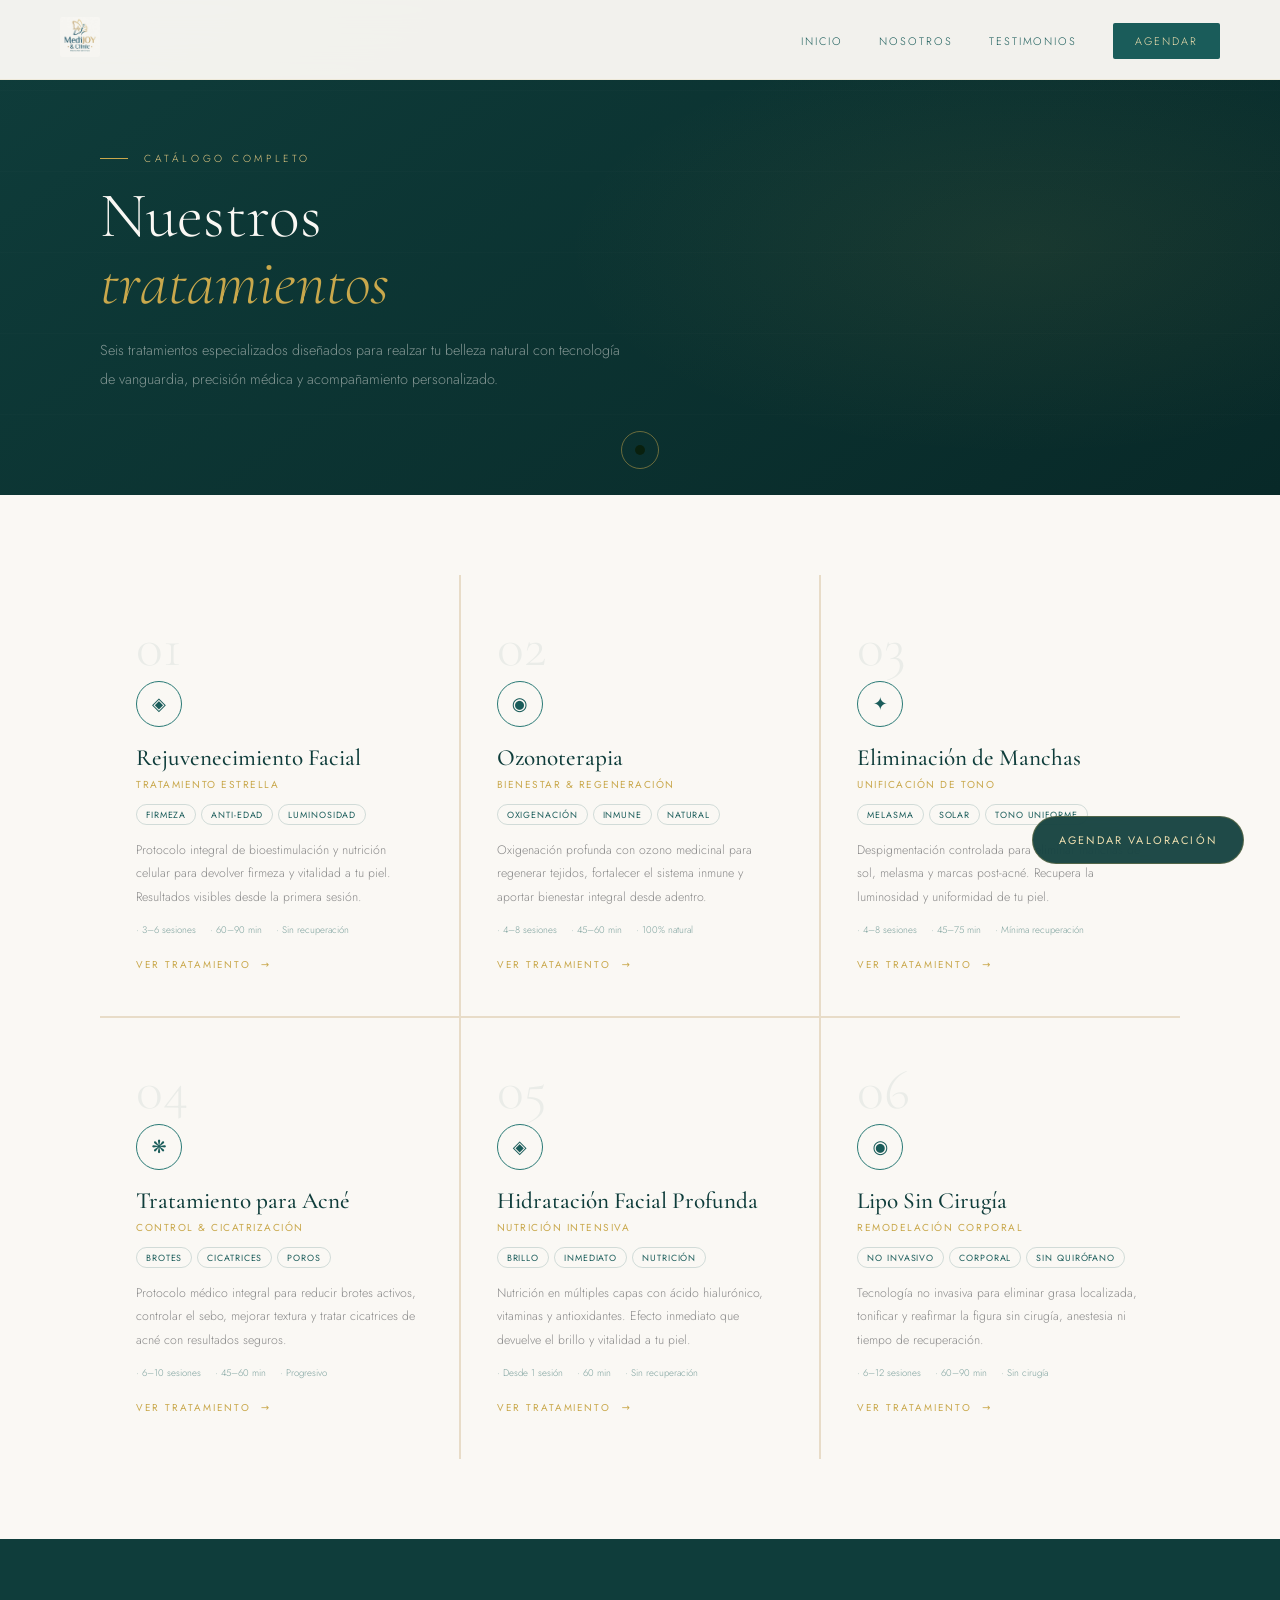
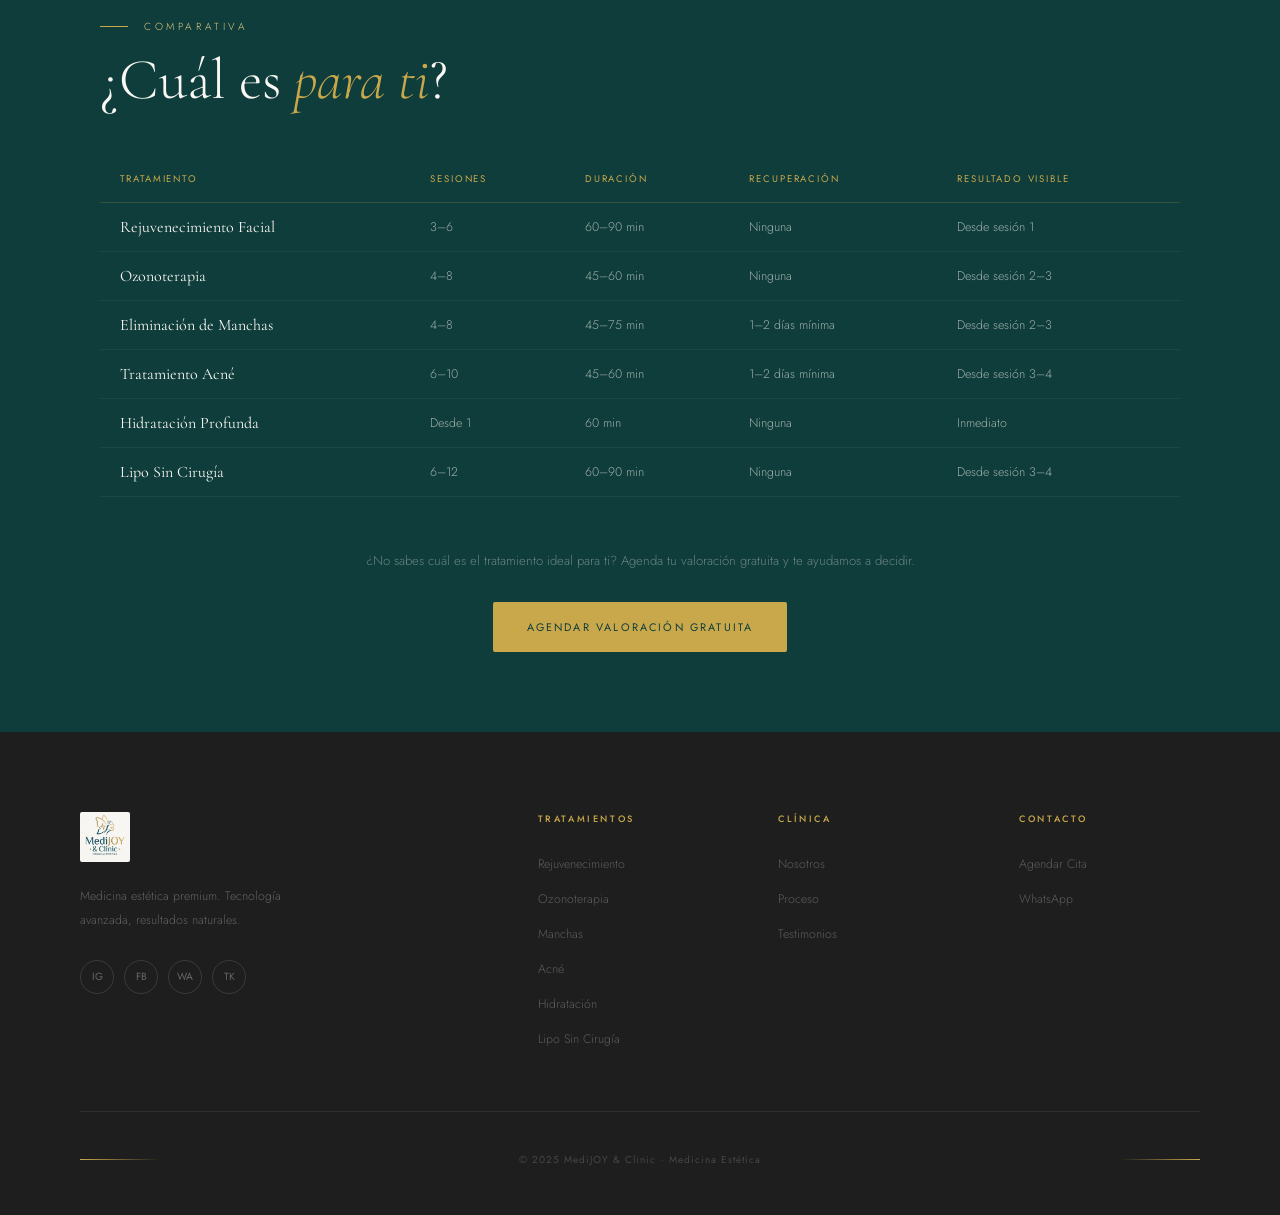
<file: tratamientos.html>
<!DOCTYPE html>
<html lang="es">
<head>
<meta charset="UTF-8"><meta name="viewport" content="width=device-width,initial-scale=1.0">
<title>Tratamientos — MediJOY & Clinic</title>
<link rel="stylesheet" href="styles/global.css">
<style>
.cat-hero{min-height:55vh;background:linear-gradient(145deg,var(--teal-deep) 0%,#082928 100%);display:flex;align-items:center;padding:130px 100px 80px;position:relative;overflow:hidden}
.cat-hero-bg{position:absolute;inset:0;background:radial-gradient(ellipse 60% 70% at 80% 50%,rgba(201,168,76,.08) 0%,transparent 60%),repeating-linear-gradient(0deg,transparent,transparent 80px,rgba(255,255,255,.012) 80px,rgba(255,255,255,.012) 81px)}
.cat-hero-inner{position:relative;z-index:1;max-width:680px}
.cat-hero h1{font-family:'Cormorant Garamond',serif;font-size:clamp(2.8rem,5vw,5.5rem);font-weight:300;color:var(--cream);line-height:1.05;margin-bottom:20px}
.cat-hero h1 em{color:var(--gold);font-style:italic}
.cat-hero-lead{font-size:.9rem;font-weight:300;line-height:2;color:rgba(250,248,244,.5);max-width:520px}
.filter-bar{background:var(--beige-warm);padding:32px 100px;display:flex;gap:14px;align-items:center;border-bottom:1px solid var(--sand)}
.filter-label{font-size:.6rem;font-weight:400;letter-spacing:.25em;text-transform:uppercase;color:var(--smoke);margin-right:8px}
.filter-btn{padding:9px 20px;border:1px solid var(--sand);background:var(--cream);font-family:'Jost',sans-serif;font-size:.65rem;font-weight:400;letter-spacing:.15em;text-transform:uppercase;color:var(--smoke);cursor:none;transition:all .3s;border-radius:2px}
.filter-btn.active,.filter-btn:hover{border-color:var(--gold);color:var(--gold);background:rgba(201,168,76,.06)}
.catalog{padding:80px 100px;background:var(--cream)}
.cat-grid{display:grid;grid-template-columns:repeat(3,1fr);gap:2px;background:var(--sand)}
.ct{background:var(--cream);padding:44px 36px;position:relative;overflow:hidden;cursor:none;transition:background .4s;display:flex;flex-direction:column}
.ct::before{content:'';position:absolute;inset:0;background:linear-gradient(145deg,var(--teal-deep),var(--teal));opacity:0;transition:opacity .5s}
.ct:hover::before{opacity:1}
.ct-in{position:relative;z-index:2;flex:1;display:flex;flex-direction:column}
.ct-num{font-family:'Cormorant Garamond',serif;font-size:3.5rem;font-weight:300;color:rgba(26,92,90,.07);line-height:1;margin-bottom:6px;transition:color .4s}
.ct:hover .ct-num{color:rgba(255,255,255,.07)}
.ct-icon{width:46px;height:46px;border-radius:50%;border:1px solid var(--teal-light);display:flex;align-items:center;justify-content:center;font-size:18px;color:var(--teal);margin-bottom:18px;transition:all .4s}
.ct:hover .ct-icon{background:rgba(201,168,76,.15);border-color:var(--gold);color:var(--gold)}
.ct-name{font-family:'Cormorant Garamond',serif;font-size:1.45rem;font-weight:500;color:var(--teal-deep);margin-bottom:4px;line-height:1.2;transition:color .4s}
.ct:hover .ct-name{color:var(--cream)}
.ct-sub{font-size:.63rem;font-weight:400;letter-spacing:.15em;text-transform:uppercase;color:var(--gold);margin-bottom:12px}
.ct-tags{display:flex;flex-wrap:wrap;gap:5px;margin-bottom:14px}
.ct-tag{font-size:.56rem;letter-spacing:.1em;text-transform:uppercase;padding:3px 9px;border:1px solid rgba(26,92,90,.18);color:var(--teal);border-radius:20px;transition:all .4s}
.ct:hover .ct-tag{border-color:rgba(201,168,76,.3);color:rgba(240,224,176,.6)}
.ct-desc{font-size:.77rem;font-weight:300;line-height:1.9;color:var(--smoke);margin-bottom:14px;flex:1;transition:color .4s}
.ct:hover .ct-desc{color:rgba(250,248,244,.58)}
.ct-meta{display:flex;gap:14px;margin-bottom:20px;flex-wrap:wrap}
.ct-m{font-size:.6rem;font-weight:300;color:rgba(26,92,90,.55);display:flex;align-items:center;gap:5px;transition:color .4s}
.ct:hover .ct-m{color:rgba(250,248,244,.35)}
.ct-link{font-size:.62rem;font-weight:400;letter-spacing:.2em;text-transform:uppercase;color:var(--gold);text-decoration:none;display:flex;align-items:center;gap:10px;transition:gap .3s;cursor:none;margin-top:auto}
.ct-link:hover{gap:16px}.ct-link::after{content:'→'}
.compare-section{background:var(--teal-deep);padding:80px 100px}
.compare-table{width:100%;border-collapse:collapse;margin-top:44px;position:relative;z-index:1}
.compare-table th{font-size:.6rem;font-weight:400;letter-spacing:.2em;text-transform:uppercase;color:var(--gold);padding:16px 20px;text-align:left;border-bottom:1px solid rgba(201,168,76,.2)}
.compare-table td{font-size:.78rem;font-weight:300;color:rgba(250,248,244,.6);padding:14px 20px;border-bottom:1px solid rgba(255,255,255,.05)}
.compare-table tr:hover td{background:rgba(255,255,255,.03);color:rgba(250,248,244,.85)}
.compare-table td:first-child{font-family:'Cormorant Garamond',serif;font-size:1rem;font-weight:400;color:var(--cream)}
.compare-table .dot{width:8px;height:8px;border-radius:50%;background:var(--gold);display:inline-block}
@media(max-width:900px){.cat-hero{padding:110px 28px 60px}.filter-bar{padding:24px 28px;flex-wrap:wrap}.catalog{padding:60px 28px}.cat-grid{grid-template-columns:1fr}.compare-section{padding:60px 28px}.compare-table{font-size:.7rem}}
</style>
</head>
<body>
<div class="cursor"></div><div class="cursor-ring"></div>
<nav class="nav-main">
  <a href="index.html" class="nav-logo"><img src="logo.jpg" alt="MediJOY" style="height:40px;width:auto;border-radius:2px"></a>
  <ul class="nav-links"><li><a href="index.html">Inicio</a></li><li><a href="index.html#diferencia">Nosotros</a></li><li><a href="index.html#testimonios">Testimonios</a></li><li><a href="index.html#agendar" class="nav-cta">Agendar</a></li></ul>
</nav>
<a href="index.html#agendar" class="float-cta">Agendar Valoración</a>

<section class="cat-hero">
  <div class="cat-hero-bg"></div>
  <div class="cat-hero-inner">
    <div class="eyebrow" style="color:var(--gold-light)">Catálogo Completo</div>
    <h1>Nuestros<br><em>tratamientos</em></h1>
    <p class="cat-hero-lead">Seis tratamientos especializados diseñados para realzar tu belleza natural con tecnología de vanguardia, precisión médica y acompañamiento personalizado.</p>
  </div>
</section>

<div class="catalog">
  <div class="cat-grid">
    <div class="ct reveal">
      <div class="ct-in"><div class="ct-num">01</div><div class="ct-icon">◈</div><h3 class="ct-name">Rejuvenecimiento Facial</h3><div class="ct-sub">Tratamiento Estrella</div><div class="ct-tags"><span class="ct-tag">Firmeza</span><span class="ct-tag">Anti-edad</span><span class="ct-tag">Luminosidad</span></div><p class="ct-desc">Protocolo integral de bioestimulación y nutrición celular para devolver firmeza y vitalidad a tu piel. Resultados visibles desde la primera sesión.</p><div class="ct-meta"><span class="ct-m">· 3–6 sesiones</span><span class="ct-m">· 60–90 min</span><span class="ct-m">· Sin recuperación</span></div><a href="pages/rejuvenecimiento.html" class="ct-link">Ver tratamiento</a></div>
    </div>
    <div class="ct reveal d1">
      <div class="ct-in"><div class="ct-num">02</div><div class="ct-icon">◉</div><h3 class="ct-name">Ozonoterapia</h3><div class="ct-sub">Bienestar & Regeneración</div><div class="ct-tags"><span class="ct-tag">Oxigenación</span><span class="ct-tag">Inmune</span><span class="ct-tag">Natural</span></div><p class="ct-desc">Oxigenación profunda con ozono medicinal para regenerar tejidos, fortalecer el sistema inmune y aportar bienestar integral desde adentro.</p><div class="ct-meta"><span class="ct-m">· 4–8 sesiones</span><span class="ct-m">· 45–60 min</span><span class="ct-m">· 100% natural</span></div><a href="pages/ozonoterapia.html" class="ct-link">Ver tratamiento</a></div>
    </div>
    <div class="ct reveal d2">
      <div class="ct-in"><div class="ct-num">03</div><div class="ct-icon">✦</div><h3 class="ct-name">Eliminación de Manchas</h3><div class="ct-sub">Unificación de Tono</div><div class="ct-tags"><span class="ct-tag">Melasma</span><span class="ct-tag">Solar</span><span class="ct-tag">Tono uniforme</span></div><p class="ct-desc">Despigmentación controlada para eliminar manchas de sol, melasma y marcas post-acné. Recupera la luminosidad y uniformidad de tu piel.</p><div class="ct-meta"><span class="ct-m">· 4–8 sesiones</span><span class="ct-m">· 45–75 min</span><span class="ct-m">· Mínima recuperación</span></div><a href="pages/manchas.html" class="ct-link">Ver tratamiento</a></div>
    </div>
    <div class="ct reveal">
      <div class="ct-in"><div class="ct-num">04</div><div class="ct-icon">❋</div><h3 class="ct-name">Tratamiento para Acné</h3><div class="ct-sub">Control & Cicatrización</div><div class="ct-tags"><span class="ct-tag">Brotes</span><span class="ct-tag">Cicatrices</span><span class="ct-tag">Poros</span></div><p class="ct-desc">Protocolo médico integral para reducir brotes activos, controlar el sebo, mejorar textura y tratar cicatrices de acné con resultados seguros.</p><div class="ct-meta"><span class="ct-m">· 6–10 sesiones</span><span class="ct-m">· 45–60 min</span><span class="ct-m">· Progresivo</span></div><a href="pages/acne.html" class="ct-link">Ver tratamiento</a></div>
    </div>
    <div class="ct reveal d1">
      <div class="ct-in"><div class="ct-num">05</div><div class="ct-icon">◈</div><h3 class="ct-name">Hidratación Facial Profunda</h3><div class="ct-sub">Nutrición Intensiva</div><div class="ct-tags"><span class="ct-tag">Brillo</span><span class="ct-tag">Inmediato</span><span class="ct-tag">Nutrición</span></div><p class="ct-desc">Nutrición en múltiples capas con ácido hialurónico, vitaminas y antioxidantes. Efecto inmediato que devuelve el brillo y vitalidad a tu piel.</p><div class="ct-meta"><span class="ct-m">· Desde 1 sesión</span><span class="ct-m">· 60 min</span><span class="ct-m">· Sin recuperación</span></div><a href="pages/hidratacion.html" class="ct-link">Ver tratamiento</a></div>
    </div>
    <div class="ct reveal d2">
      <div class="ct-in"><div class="ct-num">06</div><div class="ct-icon">◉</div><h3 class="ct-name">Lipo Sin Cirugía</h3><div class="ct-sub">Remodelación Corporal</div><div class="ct-tags"><span class="ct-tag">No invasivo</span><span class="ct-tag">Corporal</span><span class="ct-tag">Sin quirófano</span></div><p class="ct-desc">Tecnología no invasiva para eliminar grasa localizada, tonificar y reafirmar la figura sin cirugía, anestesia ni tiempo de recuperación.</p><div class="ct-meta"><span class="ct-m">· 6–12 sesiones</span><span class="ct-m">· 60–90 min</span><span class="ct-m">· Sin cirugía</span></div><a href="pages/lipo.html" class="ct-link">Ver tratamiento</a></div>
    </div>
  </div>
</div>

<section class="compare-section">
  <div class="eyebrow reveal" style="color:var(--gold-light)">Comparativa</div>
  <h2 class="h-display reveal d1" style="color:var(--cream)">¿Cuál es <em>para ti</em>?</h2>
  <table class="compare-table reveal d2">
    <thead><tr><th>Tratamiento</th><th>Sesiones</th><th>Duración</th><th>Recuperación</th><th>Resultado visible</th></tr></thead>
    <tbody>
      <tr><td>Rejuvenecimiento Facial</td><td>3–6</td><td>60–90 min</td><td>Ninguna</td><td>Desde sesión 1</td></tr>
      <tr><td>Ozonoterapia</td><td>4–8</td><td>45–60 min</td><td>Ninguna</td><td>Desde sesión 2–3</td></tr>
      <tr><td>Eliminación de Manchas</td><td>4–8</td><td>45–75 min</td><td>1–2 días mínima</td><td>Desde sesión 2–3</td></tr>
      <tr><td>Tratamiento Acné</td><td>6–10</td><td>45–60 min</td><td>1–2 días mínima</td><td>Desde sesión 3–4</td></tr>
      <tr><td>Hidratación Profunda</td><td>Desde 1</td><td>60 min</td><td>Ninguna</td><td>Inmediato</td></tr>
      <tr><td>Lipo Sin Cirugía</td><td>6–12</td><td>60–90 min</td><td>Ninguna</td><td>Desde sesión 3–4</td></tr>
    </tbody>
  </table>
  <div style="text-align:center;margin-top:52px" class="reveal">
    <p style="font-size:.82rem;font-weight:300;color:rgba(250,248,244,.38);margin-bottom:28px;line-height:1.9">¿No sabes cuál es el tratamiento ideal para ti? Agenda tu valoración gratuita y te ayudamos a decidir.</p>
    <a href="index.html#agendar" class="btn btn-gold">Agendar Valoración Gratuita</a>
  </div>
</section>

<footer class="mj-footer">
  <div class="mj-footer-grid">
    <div><img src="logo.jpg" alt="MediJOY" style="height:50px;width:auto;margin-bottom:16px;border-radius:2px"><p class="mj-footer-desc">Medicina estética premium. Tecnología avanzada, resultados naturales.</p><div class="mj-footer-socials"><a class="mj-social" href="#">IG</a><a class="mj-social" href="#">FB</a><a class="mj-social" href="#">WA</a><a class="mj-social" href="#">TK</a></div></div>
    <div class="mj-footer-col"><h5>Tratamientos</h5><ul><li><a href="pages/rejuvenecimiento.html">Rejuvenecimiento</a></li><li><a href="pages/ozonoterapia.html">Ozonoterapia</a></li><li><a href="pages/manchas.html">Manchas</a></li><li><a href="pages/acne.html">Acné</a></li><li><a href="pages/hidratacion.html">Hidratación</a></li><li><a href="pages/lipo.html">Lipo Sin Cirugía</a></li></ul></div>
    <div class="mj-footer-col"><h5>Clínica</h5><ul><li><a href="index.html#diferencia">Nosotros</a></li><li><a href="index.html#proceso">Proceso</a></li><li><a href="index.html#testimonios">Testimonios</a></li></ul></div>
    <div class="mj-footer-col"><h5>Contacto</h5><ul><li><a href="index.html#agendar">Agendar Cita</a></li><li><a href="#">WhatsApp</a></li></ul></div>
  </div>
  <div class="mj-footer-bottom"><div class="mj-footer-divline"></div><p class="mj-footer-copy">© 2025 MediJOY & Clinic · Medicina Estética</p><div class="mj-footer-divline" style="background:linear-gradient(to left,var(--gold),transparent)"></div></div>
</footer>
<script src="styles/main.js"></script>
</body>
</html>
</file>
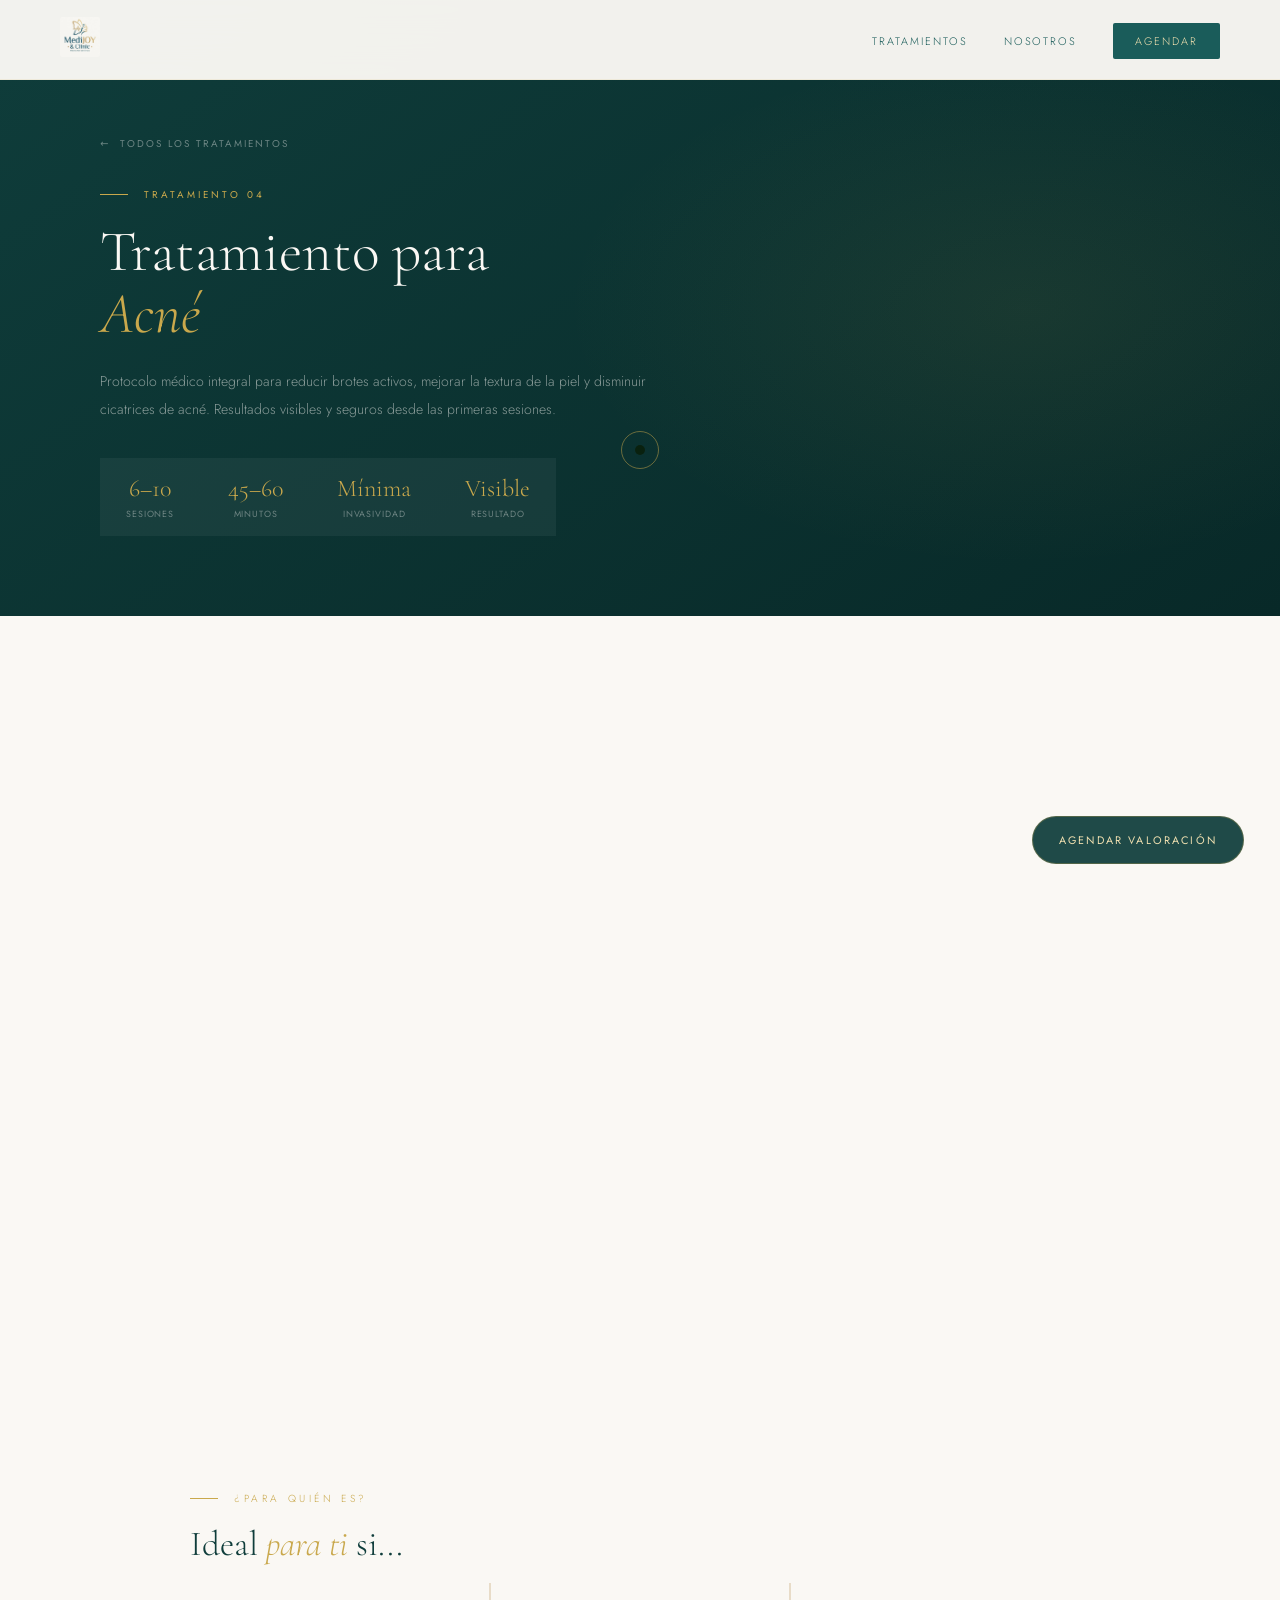
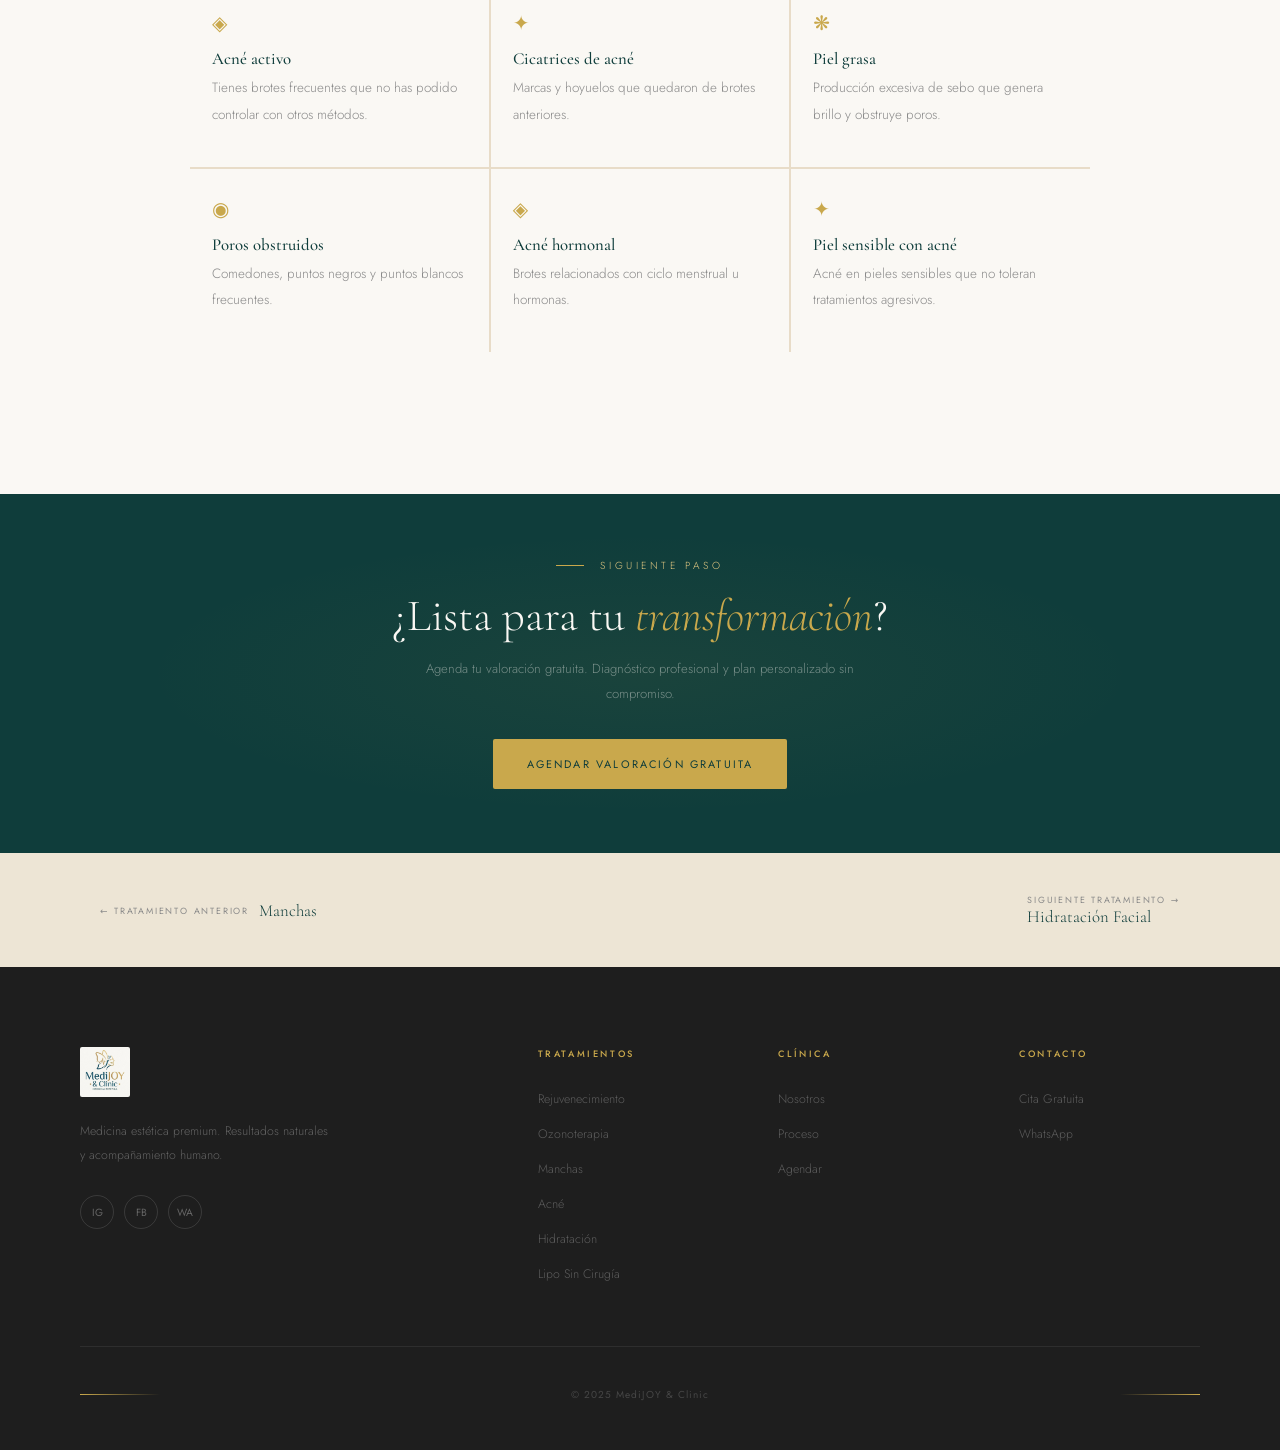
<file: pages/acne.html>
<!DOCTYPE html>
<html lang="es">
<head>
<meta charset="UTF-8"><meta name="viewport" content="width=device-width,initial-scale=1.0">
<title>MediJOY — Tratamiento</title>
<link rel="stylesheet" href="../styles/global.css">
<style>
.trat-hero{min-height:65vh;background:linear-gradient(145deg,var(--teal-deep) 0%,#082928 100%);display:flex;align-items:center;padding:130px 100px 80px;position:relative;overflow:hidden}
.trat-hero-bg{position:absolute;inset:0;background:radial-gradient(ellipse 60% 70% at 80% 50%,rgba(201,168,76,.08) 0%,transparent 60%)}
.trat-hero-inner{position:relative;z-index:1;max-width:780px}
.trat-back{display:inline-flex;align-items:center;gap:10px;font-size:.62rem;letter-spacing:.2em;text-transform:uppercase;color:rgba(250,248,244,.4);text-decoration:none;margin-bottom:36px;transition:color .3s;cursor:none}
.trat-back:hover{color:var(--gold)}.trat-back::before{content:'←'}
.trat-eyebrow{font-size:.62rem;letter-spacing:.3em;text-transform:uppercase;color:var(--gold);display:flex;align-items:center;gap:16px;margin-bottom:20px}
.trat-eyebrow::before{content:'';width:28px;height:1px;background:var(--gold)}
.trat-hero h1{font-family:'Cormorant Garamond',serif;font-size:clamp(2.6rem,4.5vw,4.8rem);font-weight:300;color:var(--cream);line-height:1.07;margin-bottom:22px}
.trat-hero h1 em{color:var(--gold);font-style:italic}
.trat-hero-lead{font-size:.88rem;font-weight:300;line-height:2;color:rgba(250,248,244,.52);max-width:560px;margin-bottom:34px}
.ts-row{display:flex;gap:2px;background:rgba(255,255,255,.05);width:fit-content}
.ts{padding:16px 26px;text-align:center}.ts-num{font-family:'Cormorant Garamond',serif;font-size:1.5rem;font-weight:300;color:var(--gold)}.ts-lbl{font-size:.56rem;letter-spacing:.1em;text-transform:uppercase;color:rgba(250,248,244,.38);margin-top:4px}
.content{max-width:1100px;margin:0 auto;padding:90px 100px}
.cg{display:grid;grid-template-columns:1fr 1fr;gap:72px;margin-bottom:72px;align-items:start}
.sb{margin-bottom:52px}.sb h2{font-family:'Cormorant Garamond',serif;font-size:2.2rem;font-weight:300;color:var(--teal-deep);margin-bottom:14px}.sb h2 em{color:var(--gold);font-style:italic}
.sb p{font-size:.84rem;font-weight:300;line-height:2;color:var(--smoke);margin-bottom:12px}
.info-box{background:var(--teal-deep);padding:32px;margin-bottom:28px}
.info-box h3{font-family:'Cormorant Garamond',serif;font-size:1.25rem;font-weight:300;color:var(--cream);margin-bottom:14px}
.ir{display:flex;justify-content:space-between;align-items:center;padding:9px 0;border-bottom:1px solid rgba(255,255,255,.07)}.ir:last-child{border-bottom:none}
.ir-l{font-size:.65rem;letter-spacing:.1em;text-transform:uppercase;color:rgba(250,248,244,.38)}.ir-v{font-size:.8rem;font-weight:400;color:var(--gold-pale)}
.steps{display:flex;flex-direction:column;gap:2px;margin-top:18px}
.si{background:var(--beige);padding:24px 28px;display:flex;gap:20px;align-items:flex-start;transition:background .3s}.si:hover{background:var(--cream)}
.sn{font-family:'Cormorant Garamond',serif;font-size:1.8rem;font-weight:300;color:rgba(201,168,76,.3);line-height:1;flex-shrink:0;width:36px}
.sc h4{font-family:'Cormorant Garamond',serif;font-size:1.1rem;font-weight:500;color:var(--teal-deep);margin-bottom:6px}.sc p{font-size:.76rem;font-weight:300;line-height:1.8;color:var(--smoke)}
.ideal-grid{display:grid;grid-template-columns:repeat(3,1fr);gap:2px;background:var(--sand);margin-top:18px}
.ic{background:var(--cream);padding:26px 22px;transition:background .4s,transform .4s}.ic:hover{background:var(--teal-deep);transform:translateY(-2px)}
.ic-ico{font-size:20px;color:var(--gold);margin-bottom:10px}.ic-t{font-family:'Cormorant Garamond',serif;font-size:1.05rem;font-weight:500;color:var(--teal-deep);margin-bottom:6px;transition:color .4s}.ic-d{font-size:.71rem;font-weight:300;line-height:1.8;color:var(--smoke);transition:color .4s}
.ic:hover .ic-t,.ic:hover .ic-d{color:var(--cream)}
.cta-band{background:var(--teal-deep);padding:64px 100px;text-align:center;position:relative;overflow:hidden}
.cta-band-bg{position:absolute;inset:0;background:radial-gradient(ellipse 60% 60% at 50% 50%,rgba(201,168,76,.06) 0%,transparent 65%)}
.cta-inner{position:relative;z-index:1}
.cta-inner h2{font-family:'Cormorant Garamond',serif;font-size:2.8rem;font-weight:300;color:var(--cream);margin-bottom:14px}
.cta-inner h2 em{color:var(--gold);font-style:italic}
.cta-inner p{font-size:.82rem;font-weight:300;color:rgba(250,248,244,.42);margin-bottom:32px;max-width:460px;margin-left:auto;margin-right:auto;line-height:1.9}
.snav{background:var(--beige-warm);padding:40px 100px;display:flex;align-items:center;justify-content:space-between}
.sl{display:flex;align-items:center;gap:10px;text-decoration:none;cursor:none;transition:gap .3s}.sl:hover{gap:16px}
.sl-dir{font-size:.56rem;letter-spacing:.2em;text-transform:uppercase;color:var(--smoke)}.sl-name{font-family:'Cormorant Garamond',serif;font-size:1.05rem;font-weight:300;color:var(--teal-deep);transition:color .3s}.sl:hover .sl-name{color:var(--gold)}
@media(max-width:900px){.trat-hero{padding:110px 28px 60px}.content{padding:56px 28px}.cg{grid-template-columns:1fr;gap:36px}.ideal-grid{grid-template-columns:1fr 1fr}.cta-band{padding:56px 28px}.snav{padding:30px 28px;flex-direction:column;gap:18px}}
</style>
</head>
<body>
<div class="cursor"></div><div class="cursor-ring"></div>
<nav class="nav-main">
  <a href="../index.html" class="nav-logo"><img src="../logo.jpg" alt="MediJOY" style="height:40px;width:auto;border-radius:2px"></a>
  <ul class="nav-links"><li><a href="../index.html#tratamientos">Tratamientos</a></li><li><a href="../index.html#diferencia">Nosotros</a></li><li><a href="../index.html#agendar" class="nav-cta">Agendar</a></li></ul>
</nav>
<a href="../index.html#agendar" class="float-cta">Agendar Valoración</a>
<section class="trat-hero" id="hero-section"></section>
<div class="content">
  <div class="cg" id="content-grid"></div>
  <div class="sb reveal" id="ideal-section"><div class="eyebrow">¿Para quién es?</div><h2>Ideal <em>para ti</em> si...</h2><div class="ideal-grid" id="ideal-grid"></div></div>
</div>
<div class="cta-band"><div class="cta-band-bg"></div><div class="cta-inner reveal"><div class="eyebrow" style="justify-content:center;color:var(--gold-light)">Siguiente Paso</div><h2>¿Lista para tu <em>transformación</em>?</h2><p>Agenda tu valoración gratuita. Diagnóstico profesional y plan personalizado sin compromiso.</p><a href="../index.html#agendar" class="btn btn-gold">Agendar Valoración Gratuita</a></div></div>
<div class="snav" id="sibling-nav"></div>
<footer class="mj-footer">
  <div class="mj-footer-grid">
    <div><img src="../logo.jpg" alt="MediJOY" style="height:50px;width:auto;margin-bottom:16px;border-radius:2px"><p class="mj-footer-desc">Medicina estética premium. Resultados naturales y acompañamiento humano.</p><div class="mj-footer-socials"><a class="mj-social" href="#">IG</a><a class="mj-social" href="#">FB</a><a class="mj-social" href="#">WA</a></div></div>
    <div class="mj-footer-col"><h5>Tratamientos</h5><ul><li><a href="rejuvenecimiento.html">Rejuvenecimiento</a></li><li><a href="ozonoterapia.html">Ozonoterapia</a></li><li><a href="manchas.html">Manchas</a></li><li><a href="acne.html">Acné</a></li><li><a href="hidratacion.html">Hidratación</a></li><li><a href="lipo.html">Lipo Sin Cirugía</a></li></ul></div>
    <div class="mj-footer-col"><h5>Clínica</h5><ul><li><a href="../index.html#diferencia">Nosotros</a></li><li><a href="../index.html#proceso">Proceso</a></li><li><a href="../index.html#agendar">Agendar</a></li></ul></div>
    <div class="mj-footer-col"><h5>Contacto</h5><ul><li><a href="../index.html#agendar">Cita Gratuita</a></li><li><a href="#">WhatsApp</a></li></ul></div>
  </div>
  <div class="mj-footer-bottom"><div class="mj-footer-divline"></div><p class="mj-footer-copy">© 2025 MediJOY & Clinic</p><div class="mj-footer-divline" style="background:linear-gradient(to left,var(--gold),transparent)"></div></div>
</footer>
<script src="../styles/main.js"></script>
<script>
var DATA = {
  ozonoterapia:{num:'02',title:'Ozonoterapia',em:'Regeneración',lead:'Oxigenación profunda de los tejidos para regenerar, revitalizar y estimular los procesos naturales de sanación del organismo. Una experiencia de bienestar integral desde el interior.',stats:[{n:'4–8',l:'Sesiones'},{n:'45–60',l:'Minutos'},{n:'Mínima',l:'Invasividad'},{n:'100%',l:'Natural'}],desc1:'La ozonoterapia es un tratamiento médico que utiliza ozono medicinal para oxigenar los tejidos, estimular el sistema inmune y acelerar los procesos de regeneración celular.',desc2:'En MediJOY aplicamos ozonoterapia de forma tópica y sistémica según tus necesidades. El ozono actúa como anti-inflamatorio natural, antibacterial y estimulante circulatorio.',steps:[['Evaluación inicial','Valoramos tu estado de salud y determinamos el protocolo de ozono más adecuado para ti.'],['Preparación del área','Limpieza y preparación de la zona de tratamiento para maximizar la absorción del ozono.'],['Aplicación del ozono','Aplicación controlada de ozono medicinal según el protocolo personalizado.'],['Seguimiento','Monitoreamos tu respuesta y ajustamos el protocolo en cada sesión.']],ideals:[['◈','Inflamación crónica','Reduces molestias inflamatorias de forma natural sin medicamentos.'],['✦','Sistema inmune débil','Estimula y fortalece las defensas naturales de tu organismo.'],['❋','Cicatrización lenta','Acelera la regeneración de tejidos y la sanación de heridas.'],['◉','Fatiga y cansancio','La oxigenación celular mejora tu energía y vitalidad general.'],['◈','Dolor muscular','Alivio de dolores musculares y articulares de forma natural.'],['✦','Bienestar integral','Buscas un tratamiento que mejore tu salud desde adentro.']],prev:'rejuvenecimiento',prevName:'Rejuvenecimiento Facial',next:'manchas',nextName:'Eliminación de Manchas',infoRows:[['Sesiones','4 a 8 sesiones'],['Duración','45 a 60 minutos'],['Frecuencia','1 vez por semana'],['Recuperación','Ninguna'],['Tipo','Médico especializado'],['Incluye diagnóstico','✓ Sí']]},
  manchas:{num:'03',title:'Eliminación de',em:'Manchas',lead:'Tratamiento médico especializado para unificar el tono de piel, eliminar manchas de sol, melasma y otras hiperpigmentaciones. Recupera la luminosidad natural de tu piel con resultados visibles.',stats:[{n:'4–8',l:'Sesiones'},{n:'45–75',l:'Minutos'},{n:'Baja',l:'Invasividad'},{n:'Durable',l:'Resultado'}],desc1:'El tratamiento para manchas en MediJOY combina técnicas de despigmentación controlada, nutrición cutánea y protección para atacar la hiperpigmentación desde sus raíces.',desc2:'Abordamos manchas solares, melasma, manchas hormonales y post-inflamatorias con protocolos específicos para cada tipo, respetando la salud de tu piel en todo momento.',steps:[['Diagnóstico pigmentario','Identificamos el tipo de manchas, su profundidad y origen para diseñar el protocolo adecuado.'],['Preparación cutánea','Preparamos la piel para optimizar la penetración y eficacia de los agentes despigmentantes.'],['Aplicación del protocolo','Aplicamos el tratamiento específico: químico, láser o combinado, según tu diagnóstico.'],['Protección y mantenimiento','Sellamos con activos protectores y te damos pautas para mantener los resultados.']],ideals:[['◈','Manchas de sol','Hiperpigmentación causada por exposición solar acumulada.'],['✦','Melasma','Manchas hormonales en frente, pómulos y labio superior.'],['❋','Post-acné','Marcas oscuras que quedan después de los brotes de acné.'],['◉','Tono irregular','Tu piel tiene zonas más oscuras o un tono desigual general.'],['◈','Manchas hormonales','Cambios de pigmentación relacionados con embarazo o anticonceptivos.'],['✦','Piel madura','Con el tiempo tu piel ha acumulado manchas que deseas tratar.']],prev:'ozonoterapia',prevName:'Ozonoterapia',next:'acne',nextName:'Tratamiento Acné',infoRows:[['Sesiones','4 a 8 sesiones'],['Duración','45 a 75 minutos'],['Frecuencia','Cada 2 a 3 semanas'],['Recuperación','1 a 2 días mínima'],['Tipo','Despigmentación médica'],['Incluye diagnóstico','✓ Sí']]},
  acne:{num:'04',title:'Tratamiento para',em:'Acné',lead:'Protocolo médico integral para reducir brotes activos, mejorar la textura de la piel y disminuir cicatrices de acné. Resultados visibles y seguros desde las primeras sesiones.',stats:[{n:'6–10',l:'Sesiones'},{n:'45–60',l:'Minutos'},{n:'Mínima',l:'Invasividad'},{n:'Visible',l:'Resultado'}],desc1:'El acné es una condición médica compleja que requiere un enfoque personalizado. En MediJOY diseñamos protocolos que abordan los brotes activos, la inflamación y las cicatrices de forma integral.',desc2:'Nuestros tratamientos combinan técnicas de limpieza profunda, regulación sebácea, tratamiento antibacteriano y estimulación de la regeneración celular para obtener resultados duraderos.',steps:[['Diagnóstico del acné','Evaluamos el tipo y grado de acné, factores desencadenantes y estado de las cicatrices existentes.'],['Control de brotes activos','Reducción de la inflamación y los brotes activos con técnicas específicas y activos médicos.'],['Tratamiento de cicatrices','Una vez controlados los brotes, trabajamos en mejorar la textura y reducir las marcas.'],['Mantenimiento y prevención','Protocolo de mantenimiento para prevenir nuevos brotes y conservar los resultados.']],ideals:[['◈','Acné activo','Tienes brotes frecuentes que no has podido controlar con otros métodos.'],['✦','Cicatrices de acné','Marcas y hoyuelos que quedaron de brotes anteriores.'],['❋','Piel grasa','Producción excesiva de sebo que genera brillo y obstruye poros.'],['◉','Poros obstruidos','Comedones, puntos negros y puntos blancos frecuentes.'],['◈','Acné hormonal','Brotes relacionados con ciclo menstrual u hormonas.'],['✦','Piel sensible con acné','Acné en pieles sensibles que no toleran tratamientos agresivos.']],prev:'manchas',prevName:'Manchas',next:'hidratacion',nextName:'Hidratación Facial',infoRows:[['Sesiones','6 a 10 sesiones'],['Duración','45 a 60 minutos'],['Frecuencia','Cada 1 a 2 semanas'],['Recuperación','Mínima (1–2 días)'],['Tipo','Protocolo médico integral'],['Incluye diagnóstico','✓ Sí']]},
  hidratacion:{num:'05',title:'Hidratación Facial',em:'Profunda',lead:'Tratamiento de nutrición intensiva para pieles deshidratadas, apagadas o con signos tempranos de envejecimiento. Efecto inmediato que recupera el brillo y la vitalidad natural de tu piel.',stats:[{n:'1+',l:'Sesiones'},{n:'60',l:'Minutos'},{n:'Ninguna',l:'Invasividad'},{n:'Inmediato',l:'Resultado'}],desc1:'La deshidratación cutánea es uno de los problemas más comunes y menos atendidos. Una piel bien hidratada luce más joven, radiante y saludable, y responde mejor a otros tratamientos.',desc2:'En MediJOY aplicamos técnicas de hidratación en múltiples capas: superficial, medial y profunda, utilizando ácido hialurónico de diferentes pesos moleculares, vitaminas y antioxidantes.',steps:[['Diagnóstico hídrico','Evaluamos el nivel de hidratación de tu piel y determinamos las capas que necesitan más atención.'],['Preparación e higiene','Limpieza profunda y exfoliación suave para optimizar la absorción de los activos hidratantes.'],['Infusión de activos','Aplicación en capas de ácido hialurónico, vitaminas B y C, y activos humectantes según protocolo.'],['Sellado y protección','Mascarilla selladora y protección solar para prolongar los resultados.']],ideals:[['◈','Piel seca y tirante','Sensación de sequedad o tirantez incluso después de aplicar crema.'],['✦','Piel apagada y sin brillo','Tu piel ha perdido luminosidad y luce cansada o grisácea.'],['❋','Líneas de deshidratación','Arruguitas finas causadas por falta de hidratación, no por edad.'],['◉','Pre/post tratamiento','Preparar la piel antes o después de un procedimiento estético.'],['◈','Cambio de estación','Tu piel reacciona a los cambios de clima con sequedad o irritación.'],['✦','Mantenimiento facial','Quieres mantener tu piel en óptimas condiciones durante todo el año.']],prev:'acne',prevName:'Acné',next:'lipo',nextName:'Lipo Sin Cirugía',infoRows:[['Sesiones','Desde 1 sesión'],['Duración','60 minutos'],['Frecuencia','Mensual o según necesidad'],['Recuperación','Ninguna'],['Tipo','Nutrición e hidratación'],['Incluye diagnóstico','✓ Sí']]},
  lipo:{num:'06',title:'Lipo',em:'Sin Cirugía',lead:'Alternativa no invasiva para moldear y redefinir la figura corporal sin procedimientos quirúrgicos ni tiempo de recuperación prolongado. Resultados progresivos y duraderos.',stats:[{n:'6–12',l:'Sesiones'},{n:'60–90',l:'Minutos'},{n:'Ninguna',l:'Cirugía'},{n:'Natural',l:'Resultado'}],desc1:'La lipo sin cirugía en MediJOY utiliza tecnologías de última generación para eliminar grasa localizada, tonificar y reafirmar la piel de forma segura y efectiva.',desc2:'Nuestro protocolo combina técnicas de ultrasonido focalizado, radiofrecuencia y drenaje linfático para atacar la grasa localizada y modelar la figura sin necesidad de anestesia ni quirófano.',steps:[['Evaluación corporal','Analizamos tu constitución, áreas a tratar y expectativas para diseñar el plan de tratamiento.'],['Marcaje y protocolo','Delimitamos las áreas de tratamiento y seleccionamos las tecnologías más adecuadas para tu caso.'],['Aplicación del tratamiento','Sesión de tratamiento con tecnologías no invasivas: ultrasonido, radiofrecuencia y/o criolipólisis.'],['Drenaje y mantenimiento','Drenaje linfático post-sesión y recomendaciones para potenciar y mantener los resultados.']],ideals:[['◈','Grasa localizada','Acumulación de grasa en zonas específicas resistente a dieta y ejercicio.'],['✦','Sin tiempo de recuperación','Buscas resultados sin ausentarte de tus actividades diarias.'],['❋','Celulitis','Presencia de celulitis en muslos, glúteos o abdomen.'],['◉','Post-embarazo','Quieres recuperar tu figura después del embarazo de forma segura.'],['◈','Complemento fitness','Potencia los resultados de tu rutina de ejercicio con tratamiento médico.'],['✦','Alternativa a cirugía','Deseas resultados de liposucción sin los riesgos de una intervención.']],prev:'hidratacion',prevName:'Hidratación Facial',next:null,nextName:null,infoRows:[['Sesiones','6 a 12 sesiones'],['Duración','60 a 90 minutos'],['Frecuencia','Cada 1 a 2 semanas'],['Recuperación','Ninguna'],['Tipo','Remodelación no invasiva'],['Incluye diagnóstico','✓ Sí']]}
};

var key = location.pathname.split('/').pop().replace('.html','');
var d = DATA[key];
if(!d){ key='ozonoterapia'; d=DATA[key]; }

document.title = d.title + ' ' + d.em + ' — MediJOY & Clinic';

// Hero
document.getElementById('hero-section').innerHTML =
  '<div class="trat-hero-bg"></div>' +
  '<div class="trat-hero-inner">' +
  '<a href="../index.html#tratamientos" class="trat-back">Todos los tratamientos</a>' +
  '<div class="trat-eyebrow">Tratamiento '+d.num+'</div>' +
  '<h1>'+d.title+'<br><em>'+d.em+'</em></h1>' +
  '<p class="trat-hero-lead">'+d.lead+'</p>' +
  '<div class="ts-row">'+d.stats.map(function(s){return'<div class="ts"><div class="ts-num">'+s.n+'</div><div class="ts-lbl">'+s.l+'</div></div>'}).join('')+'</div>' +
  '</div>';

// Content
document.getElementById('content-grid').innerHTML =
  '<div>' +
  '<div class="sb reveal"><div class="eyebrow">¿Qué es?</div><h2>Un tratamiento que <em>transforma</em></h2><p>'+d.desc1+'</p><p>'+d.desc2+'</p></div>' +
  '<div class="info-box reveal d1"><h3>Información del tratamiento</h3>'+d.infoRows.map(function(r){return'<div class="ir"><span class="ir-l">'+r[0]+'</span><span class="ir-v">'+r[1]+'</span></div>'}).join('')+'</div>' +
  '</div>' +
  '<div>' +
  '<div class="sb reveal"><div class="eyebrow">El Proceso</div><h2>¿Cómo <em>funciona</em>?</h2>' +
  '<div class="steps">'+d.steps.map(function(s,i){return'<div class="si"><div class="sn">0'+(i+1)+'</div><div class="sc"><h4>'+s[0]+'</h4><p>'+s[1]+'</p></div></div>'}).join('')+'</div>' +
  '</div></div>';

// Ideals
document.getElementById('ideal-grid').innerHTML = d.ideals.map(function(ic){
  return '<div class="ic"><div class="ic-ico">'+ic[0]+'</div><div class="ic-t">'+ic[1]+'</div><p class="ic-d">'+ic[2]+'</p></div>';
}).join('');

// Sibling nav
document.getElementById('sibling-nav').innerHTML =
  (d.prev ? '<a href="'+d.prev+'.html" class="sl"><div class="sl-dir">← Tratamiento anterior</div><div class="sl-name">'+d.prevName+'</div></a>' : '<div></div>') +
  (d.next ? '<a href="'+d.next+'.html" class="sl"><div><div class="sl-dir">Siguiente tratamiento →</div><div class="sl-name">'+d.nextName+'</div></div></a>' : '<a href="../index.html#tratamientos" class="sl"><div><div class="sl-dir">Ver todos</div><div class="sl-name">Catálogo completo</div></div></a>');
</script>
</body>
</html>
</file>
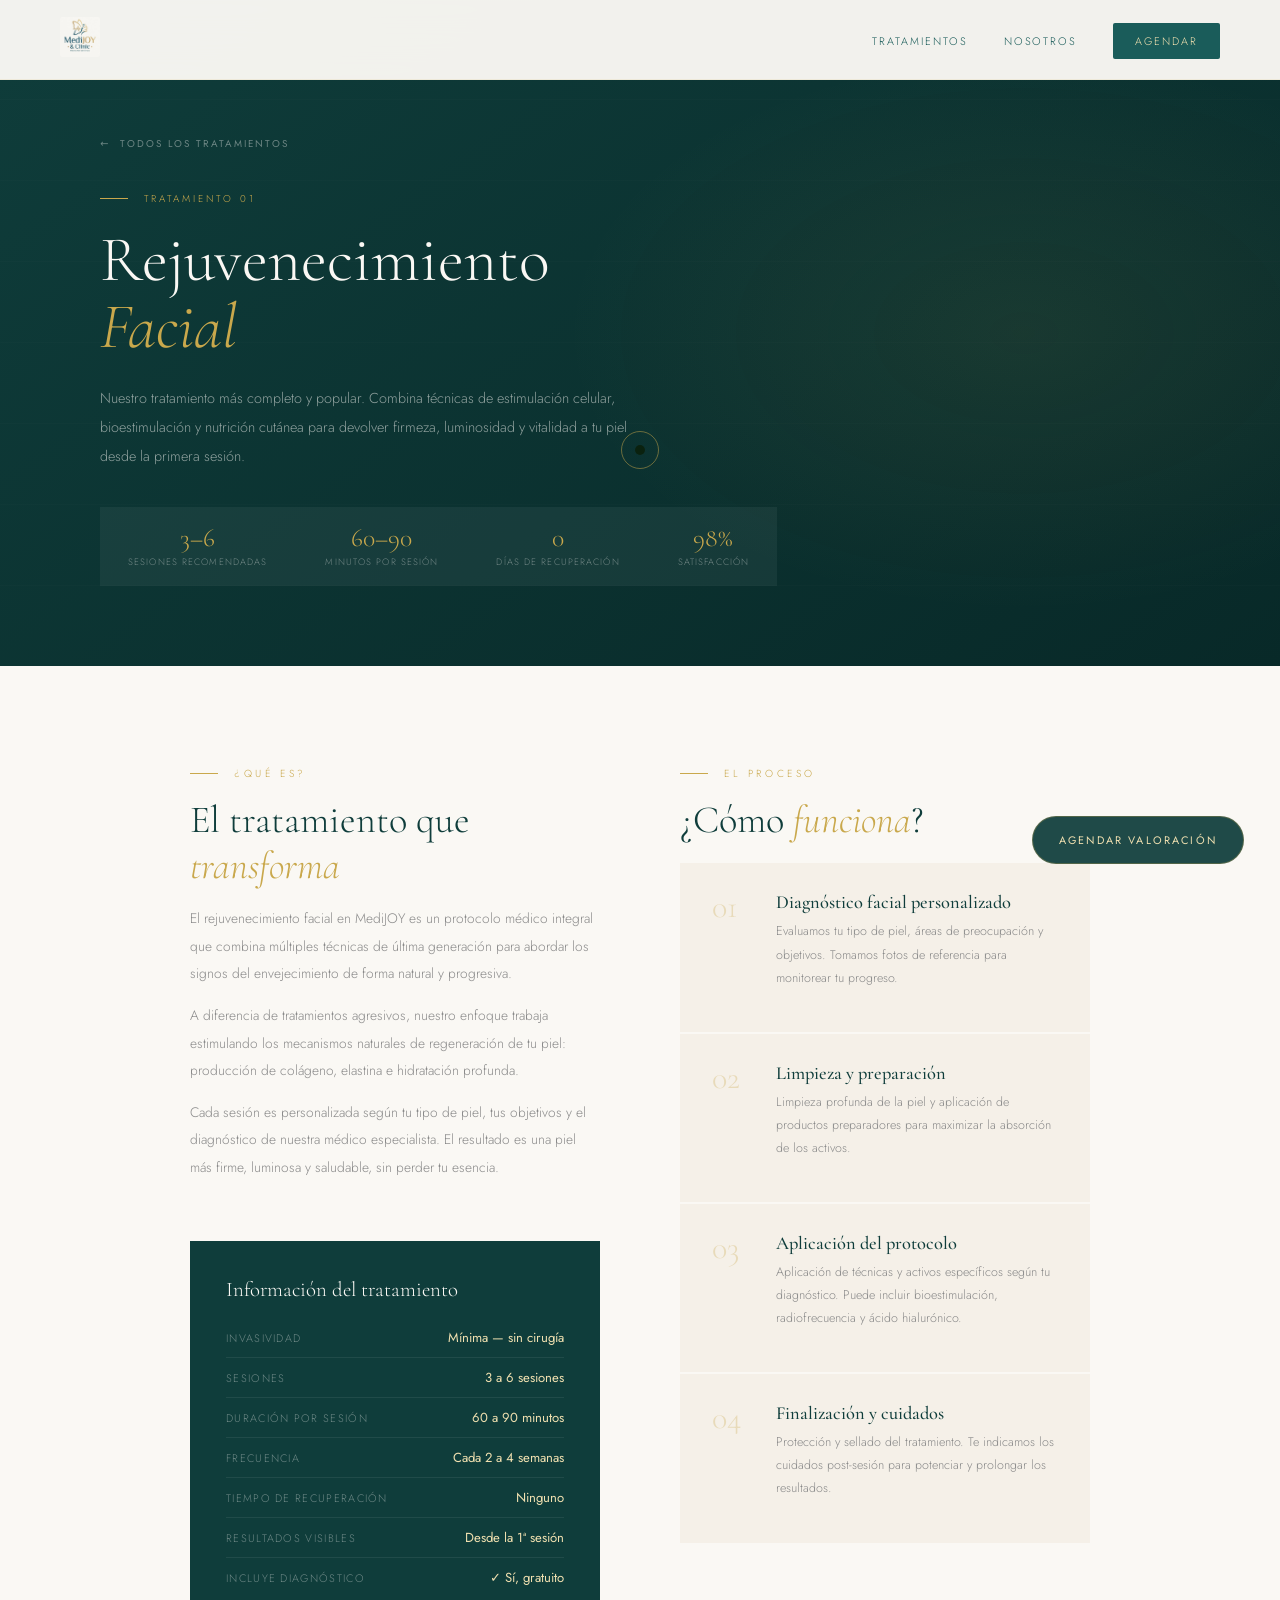
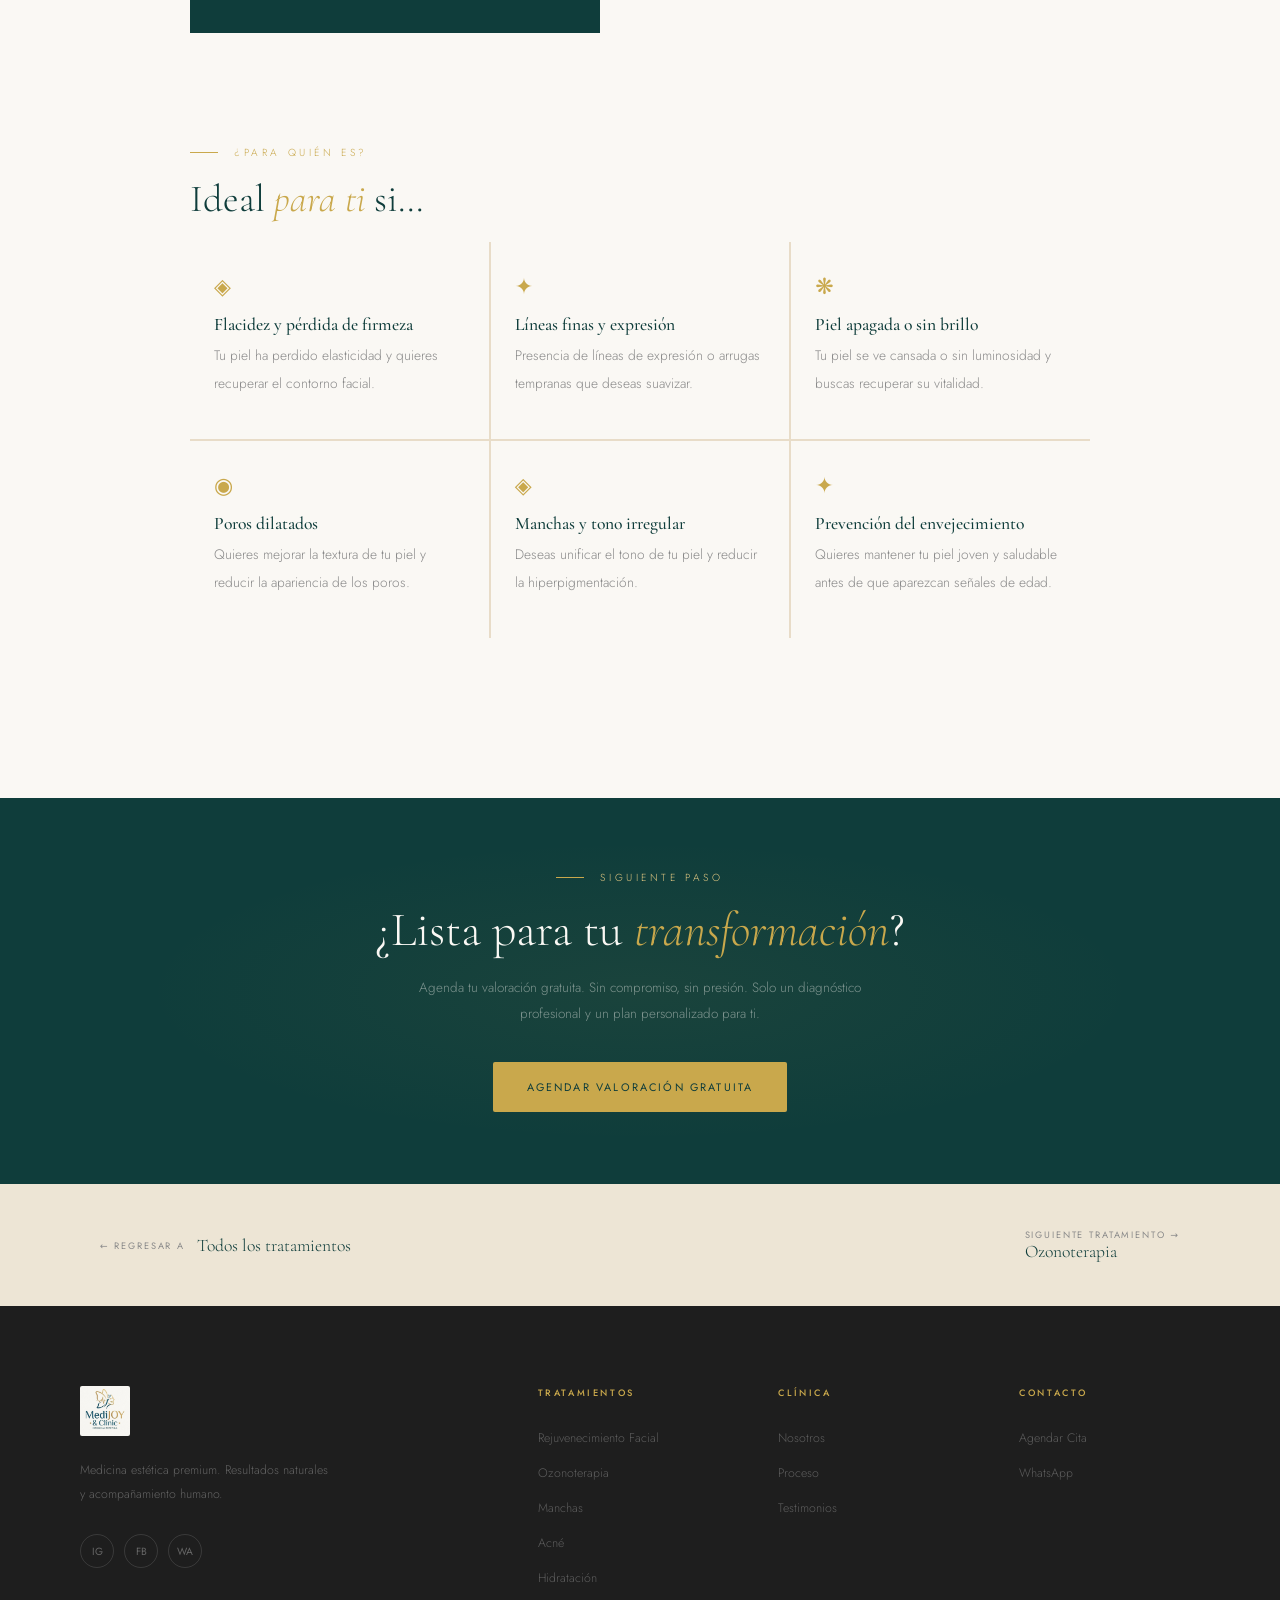
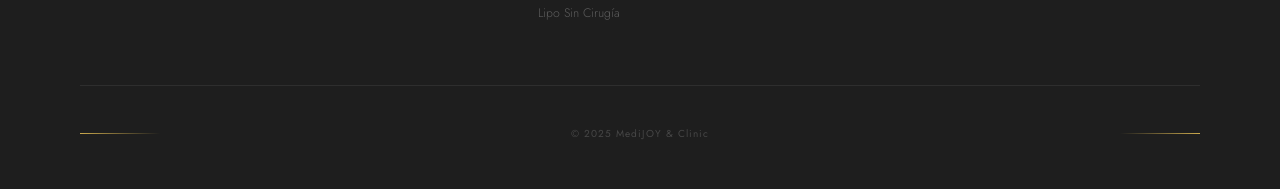
<file: pages/rejuvenecimiento.html>
<!DOCTYPE html>
<html lang="es">
<head>
<meta charset="UTF-8"><meta name="viewport" content="width=device-width,initial-scale=1.0">
<title>Rejuvenecimiento Facial — MediJOY & Clinic</title>
<link rel="stylesheet" href="../styles/global.css">
<style>
.trat-hero{min-height:72vh;background:linear-gradient(145deg,var(--teal-deep) 0%,#082928 100%);display:flex;align-items:center;padding:130px 100px 80px;position:relative;overflow:hidden}
.trat-hero-bg{position:absolute;inset:0;background:radial-gradient(ellipse 60% 70% at 80% 50%,rgba(201,168,76,.08) 0%,transparent 60%),repeating-linear-gradient(0deg,transparent,transparent 80px,rgba(255,255,255,.012) 80px,rgba(255,255,255,.012) 81px)}
.trat-hero-inner{position:relative;z-index:1;max-width:780px}
.trat-back{display:inline-flex;align-items:center;gap:10px;font-size:.62rem;letter-spacing:.2em;text-transform:uppercase;color:rgba(250,248,244,.4);text-decoration:none;margin-bottom:40px;transition:color .3s;cursor:none}
.trat-back:hover{color:var(--gold)}
.trat-back::before{content:'←'}
.trat-eyebrow{font-size:.62rem;font-weight:300;letter-spacing:.3em;text-transform:uppercase;color:var(--gold);display:flex;align-items:center;gap:16px;margin-bottom:20px}
.trat-eyebrow::before{content:'';width:28px;height:1px;background:var(--gold)}
.trat-hero h1{font-family:'Cormorant Garamond',serif;font-size:clamp(2.8rem,5vw,5.2rem);font-weight:300;color:var(--cream);line-height:1.05;margin-bottom:24px}
.trat-hero h1 em{color:var(--gold);font-style:italic}
.trat-hero-lead{font-size:.9rem;font-weight:300;line-height:2;color:rgba(250,248,244,.55);max-width:560px;margin-bottom:36px}
.trat-stats{display:flex;gap:2px;background:rgba(255,255,255,.05);width:fit-content}
.ts{padding:18px 28px;text-align:center}
.ts-num{font-family:'Cormorant Garamond',serif;font-size:1.6rem;font-weight:300;color:var(--gold);line-height:1}
.ts-lbl{font-size:.58rem;font-weight:300;letter-spacing:.12em;text-transform:uppercase;color:rgba(250,248,244,.4);margin-top:5px}
.content{max-width:1100px;margin:0 auto;padding:100px 100px}
.content-grid{display:grid;grid-template-columns:1fr 1fr;gap:80px;margin-bottom:80px;align-items:start}
.section-block{margin-bottom:60px}
.section-block h2{font-family:'Cormorant Garamond',serif;font-size:2.4rem;font-weight:300;color:var(--teal-deep);margin-bottom:16px}
.section-block h2 em{color:var(--gold);font-style:italic}
.section-block p{font-size:.86rem;font-weight:300;line-height:2;color:var(--smoke);margin-bottom:14px}
.info-box{background:var(--teal-deep);padding:36px;margin-bottom:32px}
.info-box h3{font-family:'Cormorant Garamond',serif;font-size:1.3rem;font-weight:300;color:var(--cream);margin-bottom:16px}
.info-row{display:flex;justify-content:space-between;align-items:center;padding:10px 0;border-bottom:1px solid rgba(255,255,255,.07)}
.info-row:last-child{border-bottom:none}
.ir-label{font-size:.68rem;font-weight:300;letter-spacing:.12em;text-transform:uppercase;color:rgba(250,248,244,.4)}
.ir-val{font-size:.82rem;font-weight:400;color:var(--gold-pale)}
.steps-list{display:flex;flex-direction:column;gap:2px;margin-top:20px}
.step-item{background:var(--beige);padding:28px 32px;display:flex;gap:24px;align-items:flex-start;transition:background .3s}
.step-item:hover{background:var(--cream)}
.step-num{font-family:'Cormorant Garamond',serif;font-size:2rem;font-weight:300;color:rgba(201,168,76,.3);line-height:1;flex-shrink:0;width:40px}
.step-content h4{font-family:'Cormorant Garamond',serif;font-size:1.15rem;font-weight:500;color:var(--teal-deep);margin-bottom:7px}
.step-content p{font-size:.78rem;font-weight:300;line-height:1.85;color:var(--smoke)}
.ideal-grid{display:grid;grid-template-columns:repeat(3,1fr);gap:2px;background:var(--sand);margin-top:20px}
.ideal-card{background:var(--cream);padding:28px 24px;transition:background .4s,transform .4s}
.ideal-card:hover{background:var(--teal-deep);transform:translateY(-2px)}
.ideal-card:hover .ic-title,.ideal-card:hover .ic-desc{color:var(--cream)!important}
.ic-icon{font-size:22px;color:var(--gold);margin-bottom:12px}
.ic-title{font-family:'Cormorant Garamond',serif;font-size:1.1rem;font-weight:500;color:var(--teal-deep);margin-bottom:7px;transition:color .4s}
.ic-desc{font-size:.73rem;font-weight:300;line-height:1.8;color:var(--smoke);transition:color .4s}
.cta-band{background:var(--teal-deep);padding:72px 100px;text-align:center;position:relative;overflow:hidden}
.cta-band-bg{position:absolute;inset:0;background:radial-gradient(ellipse 60% 60% at 50% 50%,rgba(201,168,76,.06) 0%,transparent 65%)}
.cta-band-inner{position:relative;z-index:1}
.cta-band h2{font-family:'Cormorant Garamond',serif;font-size:3rem;font-weight:300;color:var(--cream);margin-bottom:16px}
.cta-band h2 em{color:var(--gold);font-style:italic}
.cta-band p{font-size:.84rem;font-weight:300;color:rgba(250,248,244,.45);margin-bottom:36px;max-width:480px;margin-left:auto;margin-right:auto;line-height:1.9}
.sibling-nav{background:var(--beige-warm);padding:44px 100px;display:flex;align-items:center;justify-content:space-between}
.sib-link{display:flex;align-items:center;gap:12px;text-decoration:none;cursor:none;transition:gap .3s}
.sib-link:hover{gap:18px}
.sib-dir{font-size:.58rem;letter-spacing:.2em;text-transform:uppercase;color:var(--smoke)}
.sib-name{font-family:'Cormorant Garamond',serif;font-size:1.1rem;font-weight:300;color:var(--teal-deep);transition:color .3s}
.sib-link:hover .sib-name{color:var(--gold)}
@media(max-width:900px){.trat-hero{padding:110px 28px 60px}.content{padding:60px 28px}.content-grid{grid-template-columns:1fr;gap:40px}.ideal-grid{grid-template-columns:1fr 1fr}.cta-band{padding:60px 28px}.sibling-nav{padding:32px 28px;flex-direction:column;gap:20px}}
</style>
</head>
<body>
<div class="cursor"></div><div class="cursor-ring"></div>
<nav class="nav-main">
  <a href="../index.html" class="nav-logo"><img src="../logo.jpg" alt="MediJOY" style="height:40px;width:auto;border-radius:2px"></a>
  <ul class="nav-links">
    <li><a href="../index.html#tratamientos">Tratamientos</a></li>
    <li><a href="../index.html#diferencia">Nosotros</a></li>
    <li><a href="../index.html#agendar" class="nav-cta">Agendar</a></li>
  </ul>
</nav>
<a href="../index.html#agendar" class="float-cta">Agendar Valoración</a>

<section class="trat-hero">
  <div class="trat-hero-bg"></div>
  <div class="trat-hero-inner">
    <a href="../index.html#tratamientos" class="trat-back">Todos los tratamientos</a>
    <div class="trat-eyebrow">Tratamiento 01</div>
    <h1>Rejuvenecimiento<br><em>Facial</em></h1>
    <p class="trat-hero-lead">Nuestro tratamiento más completo y popular. Combina técnicas de estimulación celular, bioestimulación y nutrición cutánea para devolver firmeza, luminosidad y vitalidad a tu piel desde la primera sesión.</p>
    <div class="trat-stats">
      <div class="ts"><div class="ts-num">3–6</div><div class="ts-lbl">Sesiones recomendadas</div></div>
      <div class="ts"><div class="ts-num">60–90</div><div class="ts-lbl">Minutos por sesión</div></div>
      <div class="ts"><div class="ts-num">0</div><div class="ts-lbl">Días de recuperación</div></div>
      <div class="ts"><div class="ts-num">98%</div><div class="ts-lbl">Satisfacción</div></div>
    </div>
  </div>
</section>

<div class="content">
  <div class="content-grid">
    <div>
      <div class="section-block reveal">
        <div class="eyebrow">¿Qué es?</div>
        <h2>El tratamiento que <em>transforma</em></h2>
        <p>El rejuvenecimiento facial en MediJOY es un protocolo médico integral que combina múltiples técnicas de última generación para abordar los signos del envejecimiento de forma natural y progresiva.</p>
        <p>A diferencia de tratamientos agresivos, nuestro enfoque trabaja estimulando los mecanismos naturales de regeneración de tu piel: producción de colágeno, elastina e hidratación profunda.</p>
        <p>Cada sesión es personalizada según tu tipo de piel, tus objetivos y el diagnóstico de nuestra médico especialista. El resultado es una piel más firme, luminosa y saludable, sin perder tu esencia.</p>
      </div>
      <div class="info-box reveal d1">
        <h3>Información del tratamiento</h3>
        <div class="info-row"><span class="ir-label">Invasividad</span><span class="ir-val">Mínima — sin cirugía</span></div>
        <div class="info-row"><span class="ir-label">Sesiones</span><span class="ir-val">3 a 6 sesiones</span></div>
        <div class="info-row"><span class="ir-label">Duración por sesión</span><span class="ir-val">60 a 90 minutos</span></div>
        <div class="info-row"><span class="ir-label">Frecuencia</span><span class="ir-val">Cada 2 a 4 semanas</span></div>
        <div class="info-row"><span class="ir-label">Tiempo de recuperación</span><span class="ir-val">Ninguno</span></div>
        <div class="info-row"><span class="ir-label">Resultados visibles</span><span class="ir-val">Desde la 1ª sesión</span></div>
        <div class="info-row"><span class="ir-label">Incluye diagnóstico</span><span class="ir-val">✓ Sí, gratuito</span></div>
      </div>
    </div>
    <div>
      <div class="section-block reveal">
        <div class="eyebrow">El Proceso</div>
        <h2>¿Cómo <em>funciona</em>?</h2>
        <div class="steps-list">
          <div class="step-item"><div class="step-num">01</div><div class="step-content"><h4>Diagnóstico facial personalizado</h4><p>Evaluamos tu tipo de piel, áreas de preocupación y objetivos. Tomamos fotos de referencia para monitorear tu progreso.</p></div></div>
          <div class="step-item"><div class="step-num">02</div><div class="step-content"><h4>Limpieza y preparación</h4><p>Limpieza profunda de la piel y aplicación de productos preparadores para maximizar la absorción de los activos.</p></div></div>
          <div class="step-item"><div class="step-num">03</div><div class="step-content"><h4>Aplicación del protocolo</h4><p>Aplicación de técnicas y activos específicos según tu diagnóstico. Puede incluir bioestimulación, radiofrecuencia y ácido hialurónico.</p></div></div>
          <div class="step-item"><div class="step-num">04</div><div class="step-content"><h4>Finalización y cuidados</h4><p>Protección y sellado del tratamiento. Te indicamos los cuidados post-sesión para potenciar y prolongar los resultados.</p></div></div>
        </div>
      </div>
    </div>
  </div>

  <div class="section-block reveal">
    <div class="eyebrow">¿Para quién es?</div>
    <h2>Ideal <em>para ti</em> si...</h2>
    <div class="ideal-grid">
      <div class="ideal-card"><div class="ic-icon">◈</div><div class="ic-title">Flacidez y pérdida de firmeza</div><p class="ic-desc">Tu piel ha perdido elasticidad y quieres recuperar el contorno facial.</p></div>
      <div class="ideal-card"><div class="ic-icon">✦</div><div class="ic-title">Líneas finas y expresión</div><p class="ic-desc">Presencia de líneas de expresión o arrugas tempranas que deseas suavizar.</p></div>
      <div class="ideal-card"><div class="ic-icon">❋</div><div class="ic-title">Piel apagada o sin brillo</div><p class="ic-desc">Tu piel se ve cansada o sin luminosidad y buscas recuperar su vitalidad.</p></div>
      <div class="ideal-card"><div class="ic-icon">◉</div><div class="ic-title">Poros dilatados</div><p class="ic-desc">Quieres mejorar la textura de tu piel y reducir la apariencia de los poros.</p></div>
      <div class="ideal-card"><div class="ic-icon">◈</div><div class="ic-title">Manchas y tono irregular</div><p class="ic-desc">Deseas unificar el tono de tu piel y reducir la hiperpigmentación.</p></div>
      <div class="ideal-card"><div class="ic-icon">✦</div><div class="ic-title">Prevención del envejecimiento</div><p class="ic-desc">Quieres mantener tu piel joven y saludable antes de que aparezcan señales de edad.</p></div>
    </div>
  </div>
</div>

<div class="cta-band">
  <div class="cta-band-bg"></div>
  <div class="cta-band-inner reveal">
    <div class="eyebrow" style="justify-content:center;color:var(--gold-light)">Siguiente Paso</div>
    <h2>¿Lista para tu <em>transformación</em>?</h2>
    <p>Agenda tu valoración gratuita. Sin compromiso, sin presión. Solo un diagnóstico profesional y un plan personalizado para ti.</p>
    <a href="../index.html#agendar" class="btn btn-gold">Agendar Valoración Gratuita</a>
  </div>
</div>

<div class="sibling-nav">
  <a href="../index.html#tratamientos" class="sib-link"><div class="sib-dir">← Regresar a</div><div class="sib-name">Todos los tratamientos</div></a>
  <a href="ozonoterapia.html" class="sib-link"><div><div class="sib-dir">Siguiente tratamiento →</div><div class="sib-name">Ozonoterapia</div></div></a>
</div>

<footer class="mj-footer">
  <div class="mj-footer-grid">
    <div><img src="../logo.jpg" alt="MediJOY" style="height:50px;width:auto;margin-bottom:16px;border-radius:2px"><p class="mj-footer-desc">Medicina estética premium. Resultados naturales y acompañamiento humano.</p><div class="mj-footer-socials"><a class="mj-social" href="#">IG</a><a class="mj-social" href="#">FB</a><a class="mj-social" href="#">WA</a></div></div>
    <div class="mj-footer-col"><h5>Tratamientos</h5><ul><li><a href="rejuvenecimiento.html">Rejuvenecimiento Facial</a></li><li><a href="ozonoterapia.html">Ozonoterapia</a></li><li><a href="manchas.html">Manchas</a></li><li><a href="acne.html">Acné</a></li><li><a href="hidratacion.html">Hidratación</a></li><li><a href="lipo.html">Lipo Sin Cirugía</a></li></ul></div>
    <div class="mj-footer-col"><h5>Clínica</h5><ul><li><a href="../index.html#diferencia">Nosotros</a></li><li><a href="../index.html#proceso">Proceso</a></li><li><a href="../index.html#testimonios">Testimonios</a></li></ul></div>
    <div class="mj-footer-col"><h5>Contacto</h5><ul><li><a href="../index.html#agendar">Agendar Cita</a></li><li><a href="#">WhatsApp</a></li></ul></div>
  </div>
  <div class="mj-footer-bottom"><div class="mj-footer-divline"></div><p class="mj-footer-copy">© 2025 MediJOY & Clinic</p><div class="mj-footer-divline" style="background:linear-gradient(to left,var(--gold),transparent)"></div></div>
</footer>
<script src="../styles/main.js"></script>
</body>
</html>
</file>
<file: styles/global.css>
@import url('https://fonts.googleapis.com/css2?family=Cormorant+Garamond:ital,wght@0,300;0,400;0,500;0,600;1,300;1,400;1,600&family=Jost:wght@200;300;400;500;600&display=swap');
*,*::before,*::after{box-sizing:border-box;margin:0;padding:0}
:root{--teal:#1a5c5a;--teal-deep:#0f3d3b;--teal-mid:#164f4d;--teal-light:#2a7a76;--gold:#c9a84c;--gold-light:#e2c882;--gold-pale:#f0e0b0;--gold-dim:rgba(201,168,76,.18);--beige:#f5f0e8;--beige-warm:#ede5d5;--cream:#faf8f4;--sand:#e8dcc8;--smoke:#8a8a8a;--charcoal:#1e1e1e;--serif:'Cormorant Garamond',Georgia,serif;--sans:'Jost',system-ui,sans-serif}
html{scroll-behavior:smooth}
body{font-family:var(--sans);background:var(--cream);color:var(--charcoal);overflow-x:hidden;cursor:none}
.cursor{position:fixed;width:10px;height:10px;background:var(--gold);border-radius:50%;pointer-events:none;z-index:9999;transform:translate(-50%,-50%);mix-blend-mode:multiply}
.cursor-ring{position:fixed;width:38px;height:38px;border:1px solid rgba(201,168,76,.5);border-radius:50%;pointer-events:none;z-index:9998;transform:translate(-50%,-50%);transition:width .3s,height .3s,border-color .3s}
.nav-main{position:fixed;top:0;left:0;right:0;z-index:1000;padding:0 60px;height:80px;display:flex;align-items:center;justify-content:space-between;background:rgba(250,248,244,.97);backdrop-filter:blur(20px);border-bottom:1px solid rgba(201,168,76,.12);transition:height .4s}
.nav-main.scrolled{height:64px;border-bottom-color:rgba(201,168,76,.22)}
.nav-logo{font-family:var(--serif);font-size:1.35rem;font-weight:500;letter-spacing:.07em;color:var(--teal-deep);text-decoration:none}
.nav-logo .joy{color:var(--gold);font-style:italic}
.nav-links{display:flex;gap:36px;list-style:none;align-items:center}
.nav-links a{font-size:.68rem;font-weight:300;letter-spacing:.18em;text-transform:uppercase;color:var(--teal);text-decoration:none;position:relative;transition:color .3s;cursor:none}
.nav-links a::after{content:'';position:absolute;bottom:-3px;left:0;right:0;height:1px;background:var(--gold);transform:scaleX(0);transform-origin:left;transition:transform .45s}
.nav-links a:hover{color:var(--gold)}
.nav-links a:hover::after{transform:scaleX(1)}
.nav-cta{background:var(--teal)!important;color:var(--gold-pale)!important;padding:10px 22px!important;border-radius:2px!important}
.nav-cta:hover{background:var(--teal-deep)!important}
.nav-cta::after{display:none!important}
.float-cta{position:fixed;bottom:36px;right:36px;z-index:1000;background:rgba(15,61,59,.93);backdrop-filter:blur(20px);border:1px solid rgba(201,168,76,.3);color:var(--gold-pale);font-family:var(--sans);font-size:.68rem;font-weight:400;letter-spacing:.2em;text-transform:uppercase;text-decoration:none;padding:15px 26px;border-radius:50px;cursor:none;animation:gpulse 3.5s ease-in-out infinite;transition:transform .35s}
.float-cta:hover{transform:translateY(-3px) scale(1.03)}
@keyframes gpulse{0%,100%{box-shadow:0 8px 32px rgba(15,61,59,.5),0 0 0 0 rgba(201,168,76,.2)}50%{box-shadow:0 12px 40px rgba(15,61,59,.6),0 0 22px 3px rgba(201,168,76,.15)}}
.reveal{opacity:0;transform:translateY(40px);transition:opacity 1s cubic-bezier(.23,1,.32,1),transform 1s cubic-bezier(.23,1,.32,1)}
.reveal.visible{opacity:1;transform:translateY(0)}
.reveal-l{opacity:0;transform:translateX(-50px);transition:opacity 1s cubic-bezier(.23,1,.32,1),transform 1s cubic-bezier(.23,1,.32,1)}
.reveal-l.visible{opacity:1;transform:translateX(0)}
.reveal-r{opacity:0;transform:translateX(50px);transition:opacity 1s cubic-bezier(.23,1,.32,1),transform 1s cubic-bezier(.23,1,.32,1)}
.reveal-r.visible{opacity:1;transform:translateX(0)}
.d1{transition-delay:.12s}.d2{transition-delay:.26s}.d3{transition-delay:.4s}.d4{transition-delay:.54s}.d5{transition-delay:.68s}
.eyebrow{font-size:.64rem;font-weight:300;letter-spacing:.35em;text-transform:uppercase;color:var(--gold);display:flex;align-items:center;gap:16px;margin-bottom:16px}
.eyebrow::before{content:'';width:28px;height:1px;background:var(--gold)}
.h-display{font-family:var(--serif);font-size:clamp(2.4rem,4.5vw,4.8rem);font-weight:300;line-height:1.07}
.h-display em{color:var(--gold);font-style:italic}
.gold-line{width:60px;height:1px;background:linear-gradient(to right,var(--gold),transparent);margin:22px 0}
.gold-line-c{width:80px;height:1px;background:linear-gradient(to right,transparent,var(--gold),transparent);margin:26px auto}
.body-text{font-size:.88rem;font-weight:300;line-height:2;color:var(--smoke)}
.btn{display:inline-flex;align-items:center;gap:10px;font-family:var(--sans);font-size:.68rem;font-weight:400;letter-spacing:.2em;text-transform:uppercase;text-decoration:none;cursor:none;border:none;padding:17px 34px;border-radius:2px;transition:all .35s}
.btn-teal{background:var(--teal);color:var(--gold-pale)}
.btn-teal:hover{background:var(--teal-deep);transform:translateY(-2px);box-shadow:0 8px 24px rgba(15,61,59,.3)}
.btn-gold{background:var(--gold);color:var(--teal-deep)}
.btn-gold:hover{background:var(--gold-light);transform:translateY(-2px)}
.btn-outline-gold{background:transparent;border:1px solid rgba(201,168,76,.4);color:var(--gold-pale)}
.btn-outline-gold:hover{border-color:var(--gold);background:rgba(201,168,76,.08)}
.btn-ghost{background:transparent;color:var(--teal);padding:17px 0;border:none;font-family:var(--sans);font-size:.68rem;letter-spacing:.2em;text-transform:uppercase;text-decoration:none;cursor:none;display:inline-flex;align-items:center;gap:10px;transition:color .3s,gap .3s}
.btn-ghost:hover{color:var(--gold);gap:18px}
.btn-ghost::after{content:'→'}
footer.mj-footer{background:var(--charcoal);padding:80px 80px 48px}
.mj-footer-grid{display:grid;grid-template-columns:2.2fr 1fr 1fr 1fr;gap:60px;padding-bottom:56px;border-bottom:1px solid rgba(255,255,255,.07);margin-bottom:40px}
.mj-footer-logo{font-family:var(--serif);font-size:1.7rem;font-weight:400;color:#fff;margin-bottom:16px}
.mj-footer-logo span{color:var(--gold);font-style:italic}
.mj-footer-desc{font-size:.77rem;font-weight:300;line-height:1.95;color:rgba(255,255,255,.3);max-width:250px;margin-bottom:28px}
.mj-footer-socials{display:flex;gap:10px}
.mj-social{width:34px;height:34px;border-radius:50%;border:1px solid rgba(255,255,255,.12);display:flex;align-items:center;justify-content:center;color:rgba(255,255,255,.32);font-size:.65rem;text-decoration:none;transition:all .3s;cursor:none}
.mj-social:hover{border-color:var(--gold);color:var(--gold)}
.mj-footer-col h5{font-size:.58rem;font-weight:500;letter-spacing:.28em;text-transform:uppercase;color:var(--gold);margin-bottom:20px}
.mj-footer-col li{list-style:none;padding:6px 0}
.mj-footer-col a{font-size:.77rem;font-weight:300;color:rgba(255,255,255,.28);text-decoration:none;transition:color .3s;cursor:none}
.mj-footer-col a:hover{color:rgba(255,255,255,.72)}
.mj-footer-bottom{display:flex;align-items:center;justify-content:space-between}
.mj-footer-copy{font-size:.63rem;letter-spacing:.1em;color:rgba(255,255,255,.18)}
.mj-footer-divline{width:80px;height:1px;background:linear-gradient(to right,var(--gold),transparent)}
@media(max-width:900px){body{cursor:auto}.cursor,.cursor-ring{display:none}.nav-main{padding:0 24px}.nav-links{display:none}.float-cta{bottom:20px;right:20px;padding:13px 20px;font-size:.62rem}footer.mj-footer{padding:60px 24px 40px}.mj-footer-grid{grid-template-columns:1fr;gap:36px}}
</file>
